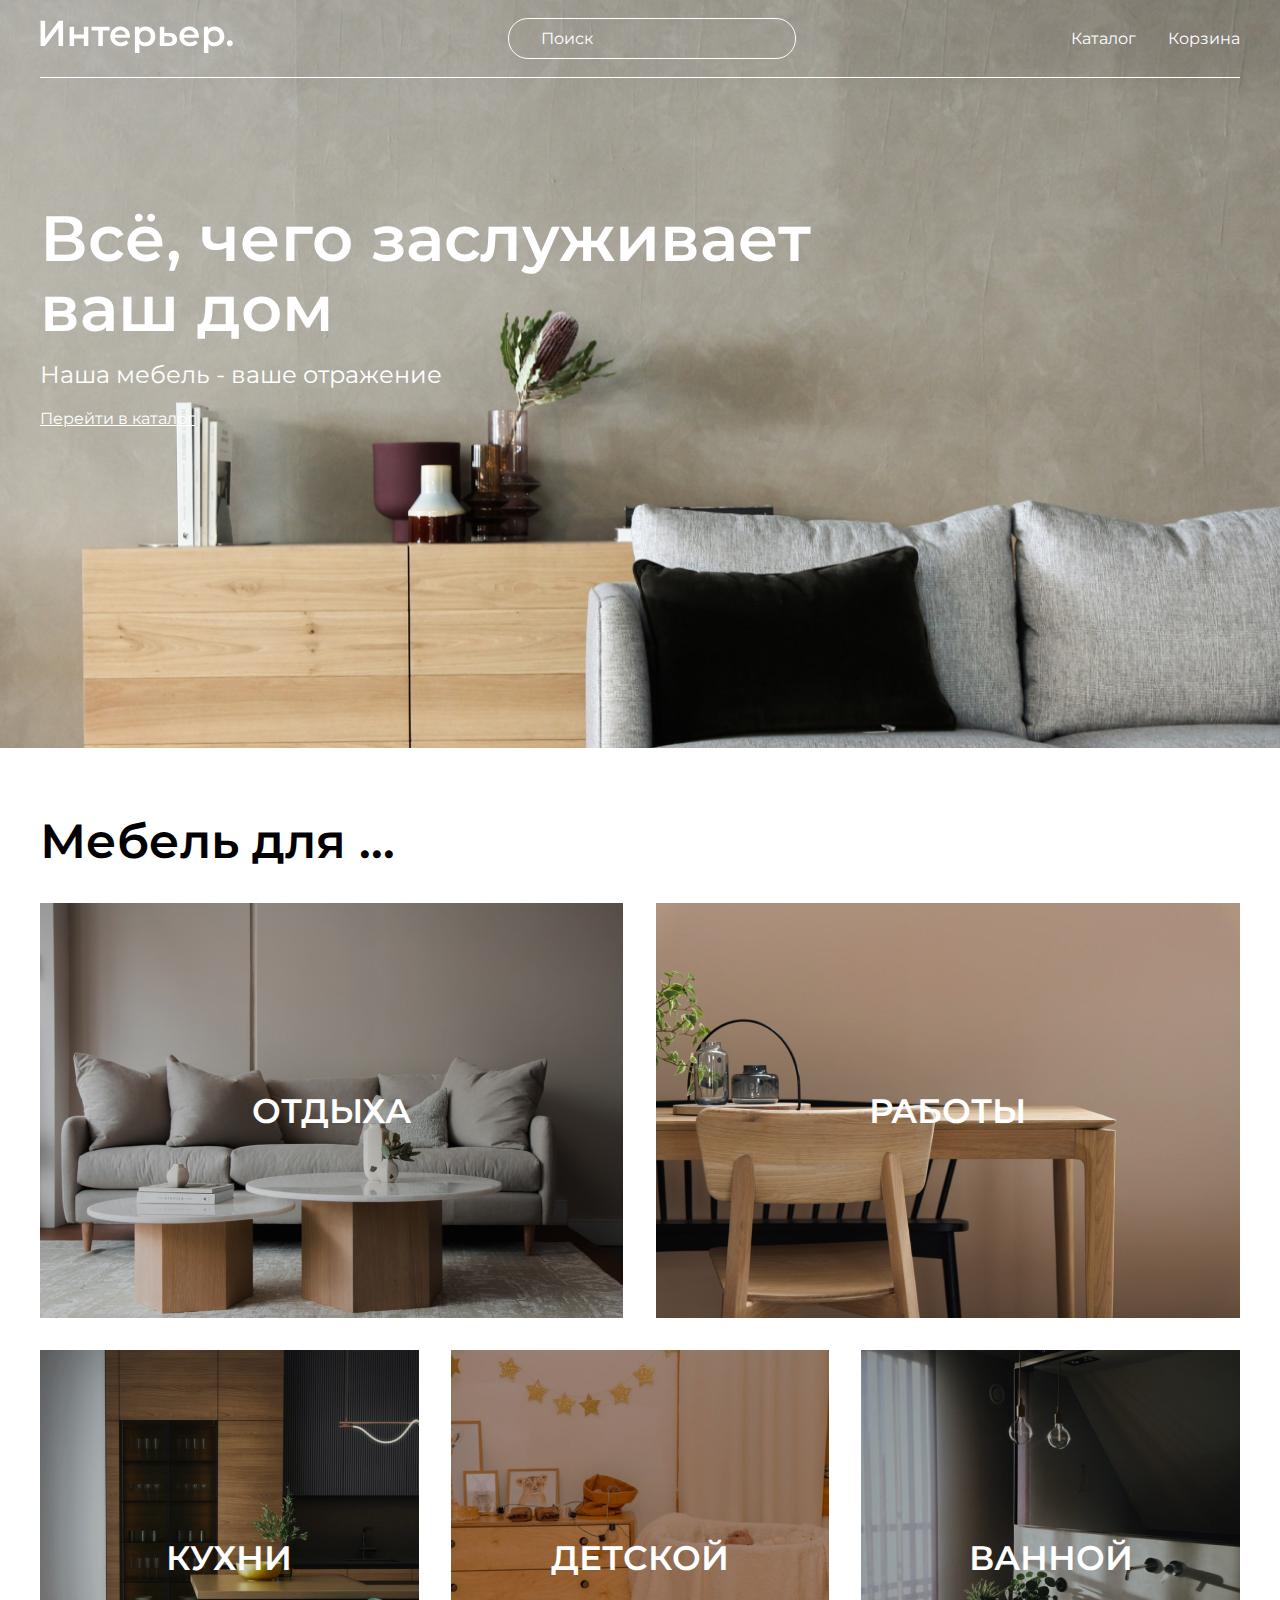
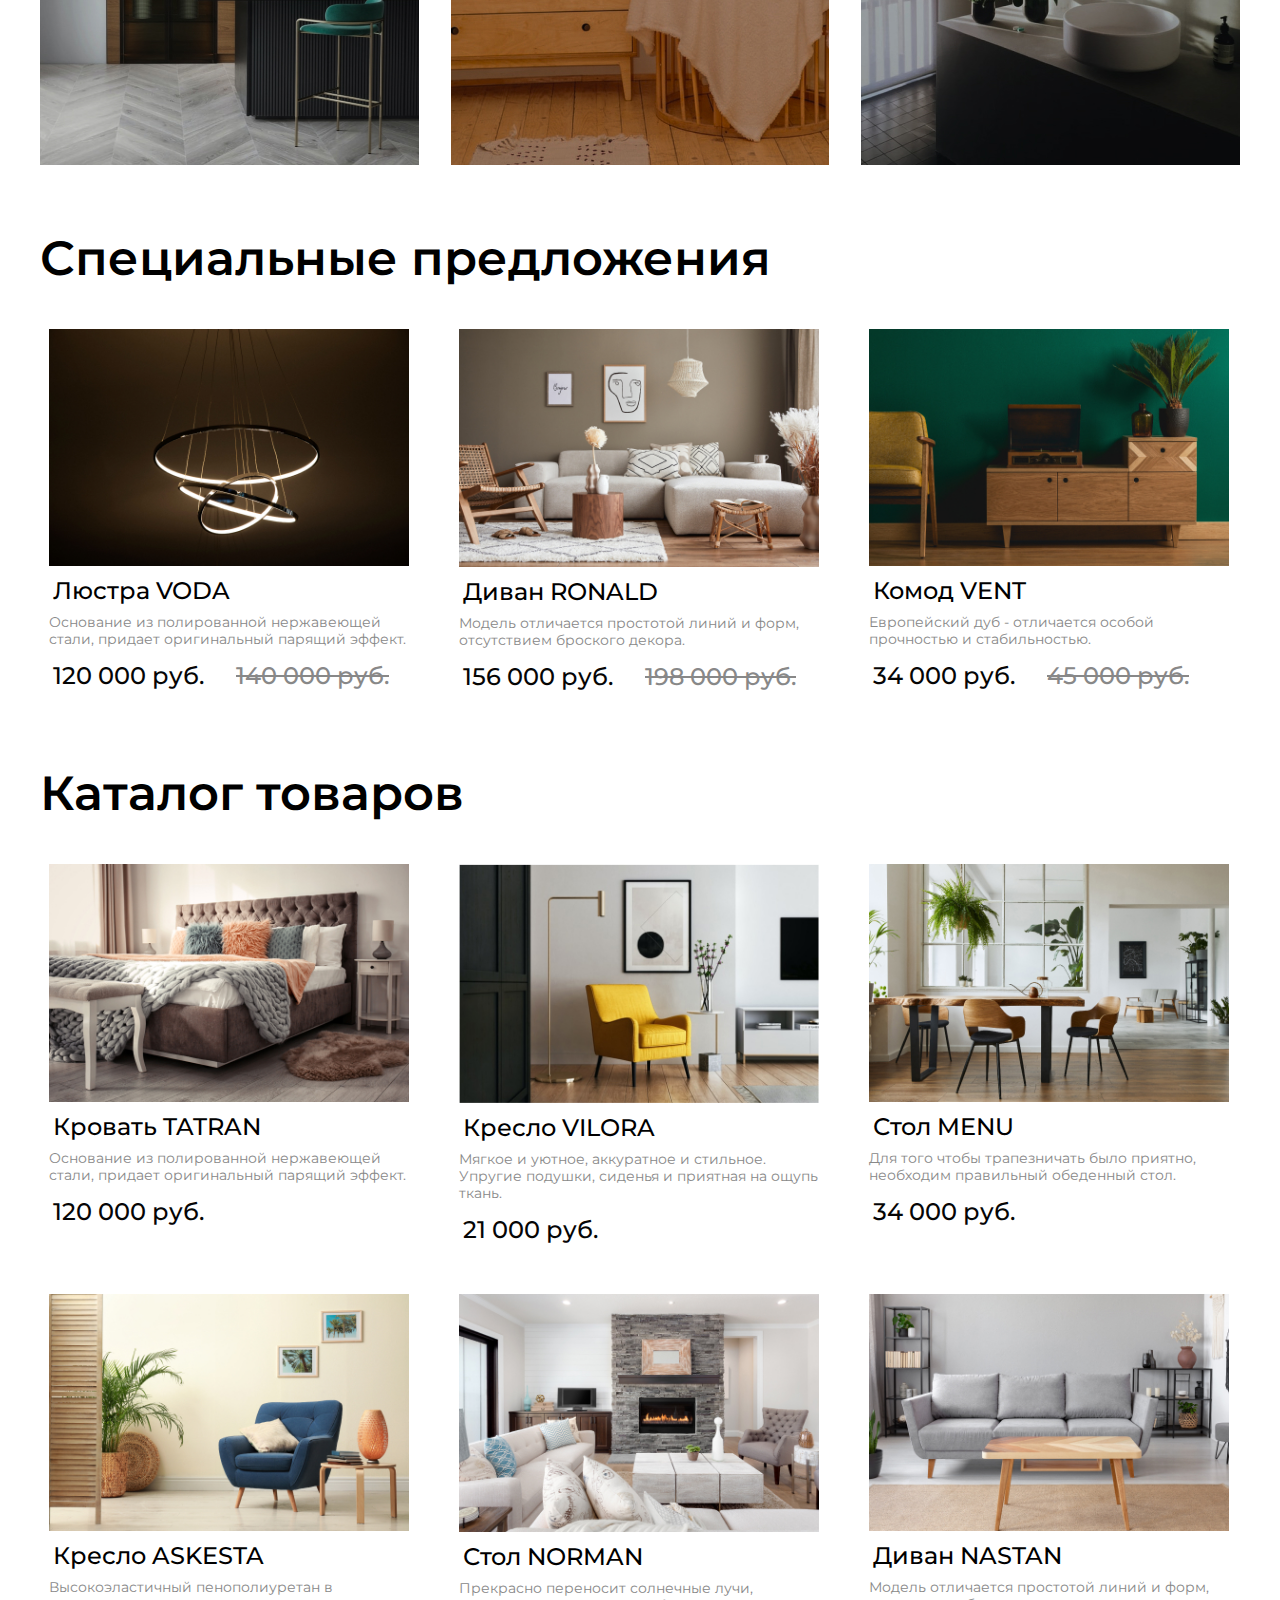
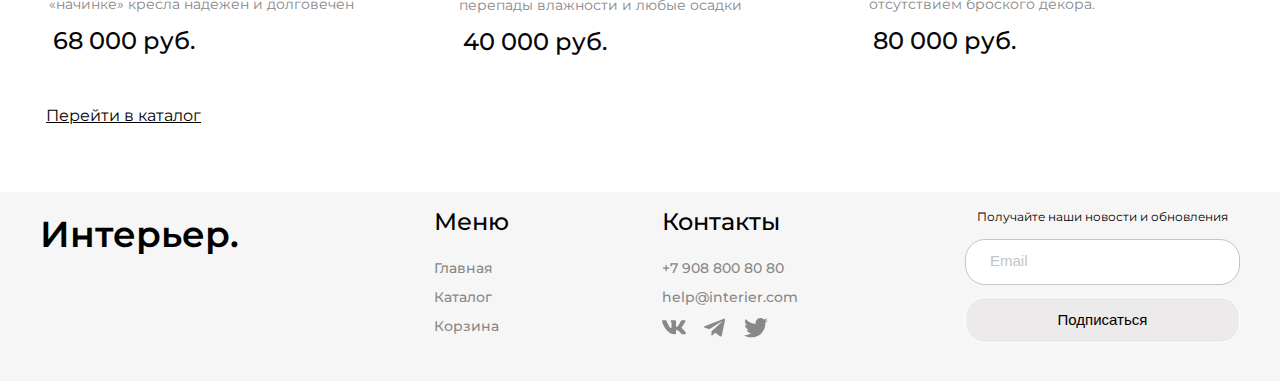
<file: index.html>
<!DOCTYPE html>
<html lang="ru">

<head>
    <meta charset="UTF-8">
    <meta name="viewport" content="width=device-width, initial-scale=1.0">
    <title>Онлайн-магазин мебели. Интерьер.</title>
    <link rel="preconnect" href="https://fonts.googleapis.com">
    <link rel="preconnect" href="https://fonts.gstatic.com" crossorigin>
    <link href="https://fonts.googleapis.com/css2?family=Montserrat:wght@400;500;600&display=swap" rel="stylesheet">
    <link rel="stylesheet" href="style.css">
</head>

<body>
    <div class="top center">
        <header class="header">
            <div class="header_items">
                <a href="index.html"><img class="logo_top" src="./img/svg/logo.svg" alt="logo"></a>
                <form action="#">
                    <input class="header_input" placeholder="Поиск" type="text">
                </form>
                <nav class="menu_links">
                    <a class="link-nav" href="catalog.html">Каталог</a>
                    <a class="link-nav" href="cart.html">Корзина</a>
                </nav>
                <div class="menu-mobile">
                    <a href="#"><svg width="20" height="19" viewBox="0 0 20 19" fill="none" xmlns="http://www.w3.org/2000/svg">
                        <g clip-path="url(#clip0_310_614)">
                        <path d="M5.7515 2.99141C4.59282 4.14838 3.91891 5.70363 3.86709 7.34023C3.81528 8.97682 4.38946 10.5716 5.47264 11.7995C6.55581 13.0275 8.06645 13.7962 9.69672 13.9491C11.2973 14.0991 12.8949 13.6444 14.1757 12.6766L17.5069 16.0085L17.5069 16.0085C17.5897 16.0914 17.6881 16.1571 17.7963 16.2019C17.9046 16.2468 18.0206 16.2698 18.1377 16.2698C18.2549 16.2698 18.3709 16.2468 18.4791 16.2019C18.5873 16.1571 18.6857 16.0914 18.7685 16.0085C18.8514 15.9257 18.9171 15.8274 18.9619 15.7191C19.0068 15.6109 19.0298 15.4949 19.0298 15.3777C19.0298 15.2606 19.0068 15.1446 18.9619 15.0363C18.9171 14.9281 18.8514 14.8298 18.7685 14.7469L18.7685 14.7469L15.4368 11.416C16.4021 10.135 16.8547 8.53846 16.7038 6.93943C16.5501 5.31054 15.7816 3.80139 14.5547 2.719C13.3277 1.63662 11.7345 1.06232 10.0992 1.11292C8.46381 1.16352 6.90917 1.83523 5.7515 2.99141ZM5.7515 2.99141L5.82216 3.06217L5.7515 2.99141ZM13.5895 4.25366C14.0271 4.68416 14.3751 5.19703 14.6135 5.76269C14.8518 6.32835 14.9758 6.93561 14.9783 7.54944C14.9808 8.16327 14.8618 8.77152 14.628 9.3391C14.3943 9.90669 14.0505 10.4224 13.6164 10.8564C13.1824 11.2905 12.6667 11.6343 12.0991 11.868C11.5315 12.1018 10.9233 12.2208 10.3094 12.2183C9.6956 12.2158 9.08834 12.0918 8.52268 11.8535C7.95702 11.6151 7.44415 11.2671 7.01365 10.8295C6.15334 9.95509 5.67341 8.77613 5.6784 7.54944C5.6834 6.32275 6.17291 5.14773 7.04032 4.28033C7.90772 3.41292 9.08274 2.92341 10.3094 2.91841C11.5361 2.91342 12.7151 3.39335 13.5895 4.25366Z" fill="white" stroke="white" stroke-width="0.2"/>
                        </g>
                        <defs>
                        <clipPath id="clip0_310_614">
                        <rect width="19" height="19" fill="white" transform="translate(0.800537)"/>
                        </clipPath>
                        </defs>
                        </svg>
                    </a>
                    <a href="catalog.html"><svg width="20" height="21" viewBox="0 0 20 21" fill="none" xmlns="http://www.w3.org/2000/svg">
                        <rect x="0.800537" y="0.900024" width="4.57143" height="4.57143" fill="white"/>
                        <rect x="0.800537" y="8.21436" width="4.57143" height="4.57143" fill="white"/>
                        <rect x="0.800537" y="15.5286" width="4.57143" height="4.57143" fill="white"/>
                        <rect x="8.11401" y="8.21436" width="4.57143" height="4.57143" fill="white"/>
                        <rect x="8.11401" y="15.5286" width="4.57143" height="4.57143" fill="white"/>
                        <rect x="8.11401" y="0.900024" width="4.57143" height="4.57143" fill="white"/>
                        <rect x="15.4285" y="8.21436" width="4.57143" height="4.57143" fill="white"/>
                        <rect x="15.4285" y="15.5286" width="4.57143" height="4.57143" fill="white"/>
                        <rect x="15.4285" y="0.900024" width="4.57143" height="4.57143" fill="white"/>
                        </svg>
                    </a>
                    <a href="cart.html"><svg width="25" height="25" viewBox="0 0 25 25" fill="none" xmlns="http://www.w3.org/2000/svg">
                        <path d="M14.5834 20.8333C15.1359 20.8333 15.6658 20.6138 16.0566 20.2231C16.4473 19.8324 16.6667 19.3025 16.6667 18.75C16.6667 18.1974 16.4473 17.6675 16.0566 17.2768C15.6658 16.8861 15.1359 16.6666 14.5834 16.6666C14.0309 16.6666 13.501 16.8861 13.1103 17.2768C12.7196 17.6675 12.5001 18.1974 12.5001 18.75C12.5001 19.3025 12.7196 19.8324 13.1103 20.2231C13.501 20.6138 14.0309 20.8333 14.5834 20.8333ZM7.29174 20.8333C7.84428 20.8333 8.37418 20.6138 8.76488 20.2231C9.15558 19.8324 9.37508 19.3025 9.37508 18.75C9.37508 18.1974 9.15558 17.6675 8.76488 17.2768C8.37418 16.8861 7.84428 16.6666 7.29174 16.6666C6.73921 16.6666 6.20931 16.8861 5.81861 17.2768C5.4279 17.6675 5.20841 18.1974 5.20841 18.75C5.20841 19.3025 5.4279 19.8324 5.81861 20.2231C6.20931 20.6138 6.73921 20.8333 7.29174 20.8333ZM20.873 6.16975C21.133 6.16136 21.3796 6.05217 21.5606 5.86525C21.7416 5.67834 21.8428 5.42836 21.8428 5.16819C21.8428 4.90801 21.7416 4.65804 21.5606 4.47112C21.3796 4.28421 21.133 4.17501 20.873 4.16663H19.674C18.7345 4.16663 17.922 4.81871 17.7178 5.73538L16.4126 11.6125C16.2084 12.5291 15.3959 13.1812 14.4563 13.1812H6.63133L5.12924 7.17079H14.8636C15.1212 7.15904 15.3644 7.04844 15.5425 6.86199C15.7206 6.67555 15.82 6.42761 15.82 6.16975C15.82 5.91189 15.7206 5.66395 15.5425 5.47751C15.3644 5.29106 15.1212 5.18046 14.8636 5.16871H5.12924C4.82473 5.16862 4.5242 5.23796 4.25051 5.37145C3.97682 5.50495 3.73716 5.69909 3.54976 5.93911C3.36236 6.17913 3.23215 6.45872 3.16903 6.75662C3.10591 7.05452 3.11154 7.36289 3.1855 7.65829L4.68758 13.6666C4.79586 14.1002 5.046 14.485 5.39821 14.7601C5.75042 15.0351 6.18447 15.1844 6.63133 15.1843H14.4563C15.368 15.1845 16.2524 14.8736 16.9636 14.3032C17.6748 13.7327 18.1701 12.9368 18.3678 12.0468L19.674 6.16975H20.873Z" fill="white"/>
                        </svg>
                    </a>   
                </div>
            </div>
        </header>        
        <section class="heading_text">
            <h1 class="top_text">Всё, чего заслуживает ваш дом</h1>
            <p class="par1">Наша мебель - ваше отражение</p>
            <a class="catalog" href="catalog.html">Перейти в каталог</a>
        </section>
    </div>

    <div class="for-box center">
        <h2 class="heading">Мебель для ...</h2>
        <div class="for">
            <div class="for_item for_item_big for_item1">ОТДЫХА</div>
            <div class="for_item for_item_big for_item2">РАБОТЫ</div>
            <div class="for_item for_item3">КУХНИ</div>
            <div class="for_item for_item4">ДЕТСКОЙ</div>
            <div class="for_item for_item5">ВАННОЙ</div>
        </div>
    </div>

    <div class="product-box center">       
        <h2 class="sp">Специальные предложения</h2>
        <div class="product-content">
            <div class="product">
                <img src="./img/voda.jpg" alt="voda" >
                <h3>Люстра VODA</h3>
                <p class="describe">Основание из полированной нержавеющей стали, придает оригинальный парящий эффект.</p>
                <div class="product-box-price">
                    <span class="price">120 000 руб.</span>
                    <span class="price01">140 000 руб.</span>
                </div>
            </div>

            <div class="product">
                <img src="./img/ronald.jpg" alt="ronald" >
                <h3>Диван RONALD</h3>
                <p class="describe">Модель отличается простотой линий и форм, отсутствием броского декора.</p>
                <div class="product-box-price">
                    <span class="price">156 000 руб.</span>
                    <span class="price01">198 000 руб.</span>
                </div>
            </div>

            <div class="product">
                <img src="./img/vent.jpg" alt="vent" >
                <h3>Комод VENT</h3>
                <p class="describe">Европейский дуб - отличается особой прочностью и стабильностью.</p>
                <div class="product-box-price">
                    <span class="price">34 000 руб.</span>
                    <span class="price01">45 000 руб.</span>
                </div>
            </div>
        </div>

    </div> 

    <div class="product-box center"> 
        <h2 class="product_catalog">Каталог товаров</h2>
        <div class="product-content">
            <div class="product">
                <img src="./img/tatran.jpg" alt="tatran" class="product_img">
                <h3>Кровать TATRAN</h3>
                <p class="describe">Основание из полированной нержавеющей стали, придает оригинальный парящий эффект.</p>
                <div class="product-box-price">
                    <span class="price">120 000 руб.</span>
                </div>
            </div>

            <div class="product">
                <img src="./img/product1.jpg" alt="product1" class="product_img">
                <h3>Кресло VILORA</h3>
                <p class="describe">Мягкое и уютное, аккуратное и стильное. Упругие подушки, сиденья и приятная на ощупь ткань.
                </p>
                <div class="product-box-price">
                    <span class="price">21 000 руб.</span>
                </div>
            </div>

            <div class="product">
                <img src="./img/menu.jpg" alt="menu" class="product_img">
                <h3>Стол MENU</h3>
                <p class="describe">Для того чтобы трапезничать было приятно, необходим правильный обеденный стол.</p>
                <div class="product-box-price">
                    <span class="price">34 000 руб.</span>
                </div>
            </div>

            <div class="product">
                <img src="./img/askesta.jpg" alt="askesta" class="product_img">
                <h3>Кресло ASKESTA</h3>
                <p class="describe">Высокоэластичный пенополиуретан в «начинке» кресла надежен и долговечен</p>
                <div class="product-box-price">
                    <span class="price">68 000 руб.</span>
                </div>
            </div>

            <div class="product">
                <img src="./img/norman.jpg" alt="norman" class="product_img">
                <h3>Стол NORMAN</h3>
                <p class="describe">Прекрасно переносит солнечные лучи, перепады влажности и любые осадки</p>
                <div class="product-box-price">
                    <span class="price">40 000 руб.</span>
                </div>
            </div>

            <div class="product">
                <img src="./img/nastan.jpg" alt="nastan" class="product_img">
                <h3>Диван NASTAN</h3>
                <p class="describe">Модель отличается простотой линий и форм, отсутствием броского декора. </p>
                <div class="product-box-price">
                    <span class="price">80 000 руб.</span>
                </div>
            </div>
        </div>

        <a class="catalog_bottom" href="catalog.html">Перейти в каталог</a>
    </div>

    <footer>
        <div class="footer center">
            <div>
                <a class="logo" href="index.html">Интерьер.</a>
            </div>
            
            <div class="footer_nav">
                <div class="footer_menu">
                    <h4>Меню</h4>
                    <a class="podval" href="index.html">Главная</a>
                    <a class="podval" href="catalog.html">Каталог</a>
                    <a class="podval" href="cart.html">Корзина</a>
                </div>

                <div class="contacts">
                    <h4>Контакты</h4>
                    <a class="podval" href="tel:+79088008080">+7 908 800 80 80</a>
                    <a class="podval" href="mailto:help@interier.com">help@interier.com</a>
                    <div class="img_footer">
                        <a class="icon icon1" href="#"><svg xmlns="http://www.w3.org/2000/svg" width="24" height="15" viewBox="0 0 24 15" fill="none">
                            <path fill-rule="evenodd" clip-rule="evenodd" d="M23.45 1.10535C23.616 0.559349 23.45 0.157349 22.655 0.157349H20.03C19.362 0.157349 19.054 0.504349 18.887 0.887349C18.887 0.887349 17.552 4.08335 15.661 6.15935C15.049 6.76135 14.771 6.95235 14.437 6.95235C14.27 6.95235 14.019 6.76135 14.019 6.21435V1.10535C14.019 0.449349 13.835 0.157349 13.279 0.157349H9.151C8.734 0.157349 8.483 0.461349 8.483 0.750349C8.483 1.37135 9.429 1.51535 9.526 3.26335V7.06135C9.526 7.89435 9.373 8.04535 9.039 8.04535C8.149 8.04535 5.984 4.83435 4.699 1.16035C4.45 0.445348 4.198 0.157349 3.527 0.157349H0.9C0.15 0.157349 0 0.504349 0 0.887349C0 1.56935 0.89 4.95735 4.145 9.43835C6.315 12.4983 9.37 14.1573 12.153 14.1573C13.822 14.1573 14.028 13.7893 14.028 13.1543V10.8413C14.028 10.1043 14.186 9.95735 14.715 9.95735C15.105 9.95735 15.772 10.1493 17.33 11.6243C19.11 13.3733 19.403 14.1573 20.405 14.1573H23.03C23.78 14.1573 24.156 13.7893 23.94 13.0613C23.702 12.3373 22.852 11.2863 21.725 10.0393C21.113 9.32935 20.195 8.56435 19.916 8.18135C19.527 7.69035 19.638 7.47135 19.916 7.03435C19.916 7.03435 23.116 2.60835 23.449 1.10535H23.45Z" fill="#888888"/>
                          </svg>
                        </a>
                        <a class="icon" href="#"><svg xmlns="http://www.w3.org/2000/svg" width="21" height="19" viewBox="0 0 21 19" fill="none">
                            <path d="M19.2957 1.03085L0.690684 8.24246C-0.0580144 8.57829 -0.311245 9.25083 0.509724 9.61583L5.28271 11.1405L16.8232 3.97138C17.4533 3.52132 18.0984 3.64133 17.5433 4.13643L7.63159 13.1572L7.32024 16.9748C7.60862 17.5642 8.13666 17.5669 8.47348 17.274L11.2157 14.6658L15.9122 18.2008C17.003 18.85 17.5965 18.4311 17.8312 17.2413L20.9117 2.57948C21.2315 1.11501 20.6861 0.469757 19.2957 1.03085Z" fill="#888888"/>
                          </svg>
                        </a>
                        <a class="icon" href="#"><svg xmlns="http://www.w3.org/2000/svg" width="24" height="20" viewBox="0 0 24 20" fill="none">
                            <path d="M23.7807 2.29536C22.89 2.68933 21.9455 2.94808 20.9783 3.06303C21.9977 2.45336 22.7607 1.49388 23.125 0.363358C22.1683 0.932692 21.1195 1.33169 20.0263 1.54752C19.292 0.761867 18.3188 0.240815 17.2578 0.0653739C16.1968 -0.110068 15.1076 0.0699312 14.1595 0.577387C13.2114 1.08484 12.4575 1.89132 12.015 2.87145C11.5725 3.85158 11.4662 4.95044 11.7127 5.99719C9.77263 5.89996 7.87472 5.3958 6.14217 4.51747C4.40962 3.63913 2.88115 2.40625 1.656 0.898859C1.22234 1.64372 0.994451 2.49046 0.99567 3.35236C0.99567 5.04402 1.85667 6.53853 3.16567 7.41353C2.39101 7.38914 1.63341 7.17994 0.956003 6.80336V6.86403C0.956237 7.99068 1.3461 9.08258 2.05949 9.9546C2.77288 10.8266 3.7659 11.4251 4.87017 11.6485C4.15105 11.8434 3.39703 11.8721 2.66517 11.7325C2.97652 12.7023 3.58334 13.5504 4.40069 14.1582C5.21804 14.7659 6.20499 15.1028 7.22334 15.1217C6.21123 15.9166 5.05238 16.5042 3.81303 16.8509C2.57368 17.1976 1.27815 17.2967 0.00050354 17.1424C2.23082 18.5767 4.82712 19.3382 7.47884 19.3357C16.454 19.3357 21.3622 11.9005 21.3622 5.45236C21.3622 5.24236 21.3563 5.03003 21.347 4.82236C22.3023 4.13189 23.1269 3.27655 23.7818 2.29653L23.7807 2.29536Z" fill="#888888"/>
                          </svg>
                        </a>
                    </div>
                </div>
            </div>
            
            
            <form class="footer_form">
                <p class="subscribe">Получайте наши новости и обновления</p>
                <input class="input_footer" placeholder="Email" type="email">
                <button class="button">Подписаться</button>
            </form>                           

        </div>
    </footer>
</body>

</html>
</file>
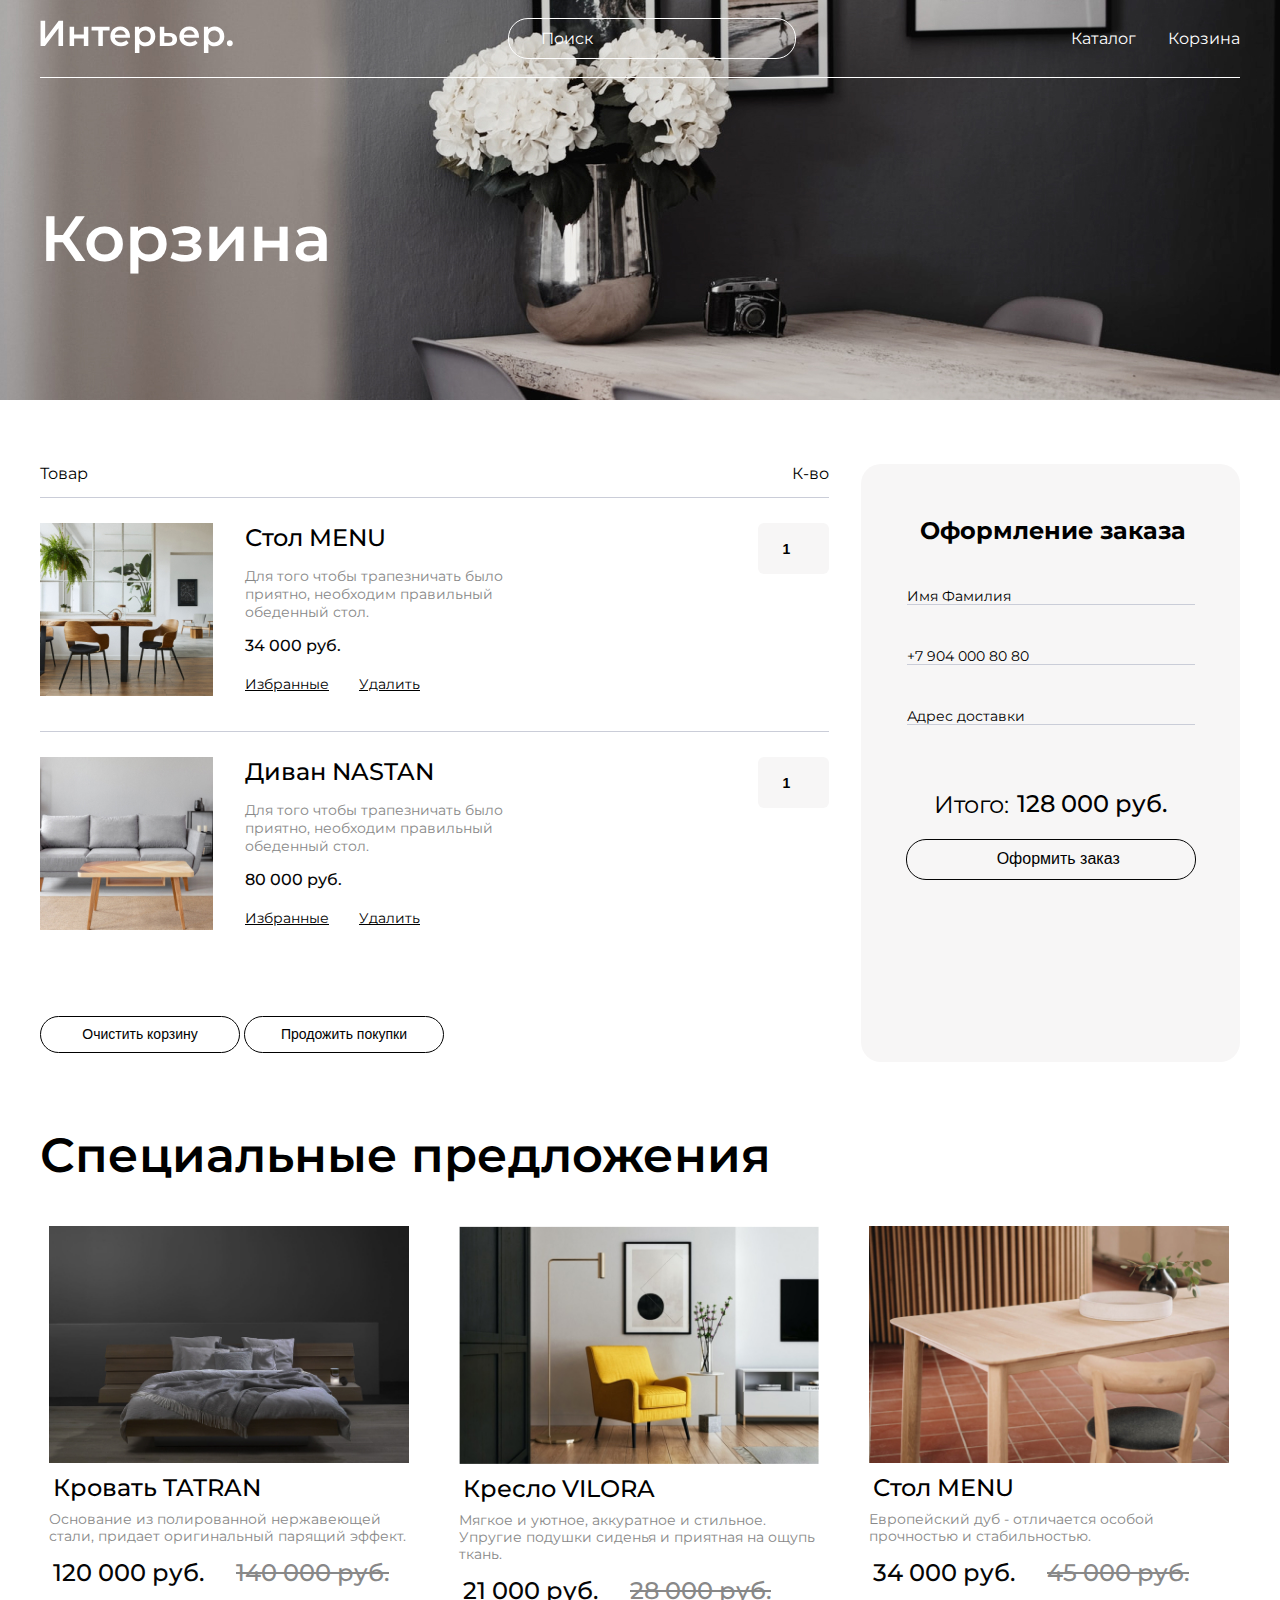
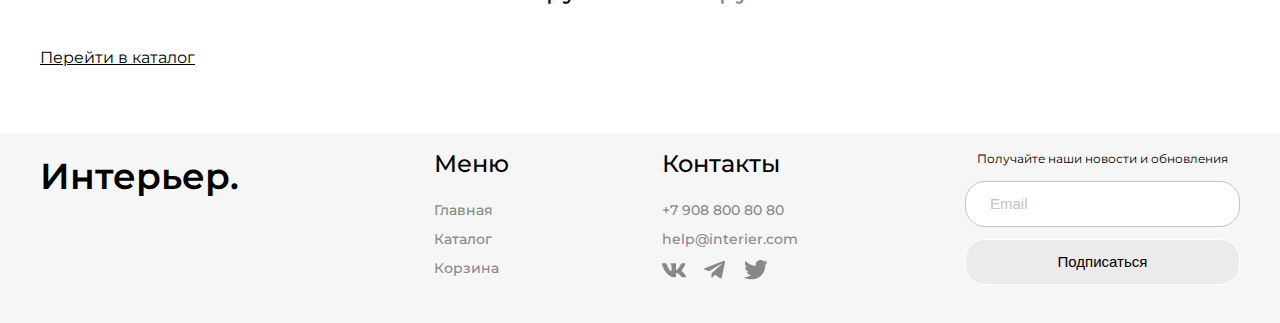
<file: cart.html>
<!DOCTYPE html>
<html lang="ru">
<head>
    <meta charset="UTF-8">
    <meta name="viewport" content="width=device-width, initial-scale=1.0">
    <title>Онлайн-магазин мебели. Интерьер.</title>
    <link rel="preconnect" href="https://fonts.googleapis.com">
    <link rel="preconnect" href="https://fonts.gstatic.com" crossorigin>
    <link href="https://fonts.googleapis.com/css2?family=Montserrat:wght@400;500;600&display=swap" rel="stylesheet">
    <link rel="stylesheet" href="style.css">
</head>
<body>
    <div class="top_cart center">
        <header class="header">
            <div class="header_items">
                <a href="index.html"><img class="logo_top" src="./img/svg/logo.svg" alt="logo"></a>
                <form action="#">
                    <input class="header_input" placeholder="Поиск" type="text">
                </form>
                <nav class="menu_links">
                    <a class="link-nav" href="catalog.html">Каталог</a>
                    <a class="link-nav" href="cart.html">Корзина</a>
                </nav>

                <div class="menu-mobile">
                    <a href="#"><svg width="20" height="19" viewBox="0 0 20 19" fill="none" xmlns="http://www.w3.org/2000/svg">
                        <g clip-path="url(#clip0_310_614)">
                        <path d="M5.7515 2.99141C4.59282 4.14838 3.91891 5.70363 3.86709 7.34023C3.81528 8.97682 4.38946 10.5716 5.47264 11.7995C6.55581 13.0275 8.06645 13.7962 9.69672 13.9491C11.2973 14.0991 12.8949 13.6444 14.1757 12.6766L17.5069 16.0085L17.5069 16.0085C17.5897 16.0914 17.6881 16.1571 17.7963 16.2019C17.9046 16.2468 18.0206 16.2698 18.1377 16.2698C18.2549 16.2698 18.3709 16.2468 18.4791 16.2019C18.5873 16.1571 18.6857 16.0914 18.7685 16.0085C18.8514 15.9257 18.9171 15.8274 18.9619 15.7191C19.0068 15.6109 19.0298 15.4949 19.0298 15.3777C19.0298 15.2606 19.0068 15.1446 18.9619 15.0363C18.9171 14.9281 18.8514 14.8298 18.7685 14.7469L18.7685 14.7469L15.4368 11.416C16.4021 10.135 16.8547 8.53846 16.7038 6.93943C16.5501 5.31054 15.7816 3.80139 14.5547 2.719C13.3277 1.63662 11.7345 1.06232 10.0992 1.11292C8.46381 1.16352 6.90917 1.83523 5.7515 2.99141ZM5.7515 2.99141L5.82216 3.06217L5.7515 2.99141ZM13.5895 4.25366C14.0271 4.68416 14.3751 5.19703 14.6135 5.76269C14.8518 6.32835 14.9758 6.93561 14.9783 7.54944C14.9808 8.16327 14.8618 8.77152 14.628 9.3391C14.3943 9.90669 14.0505 10.4224 13.6164 10.8564C13.1824 11.2905 12.6667 11.6343 12.0991 11.868C11.5315 12.1018 10.9233 12.2208 10.3094 12.2183C9.6956 12.2158 9.08834 12.0918 8.52268 11.8535C7.95702 11.6151 7.44415 11.2671 7.01365 10.8295C6.15334 9.95509 5.67341 8.77613 5.6784 7.54944C5.6834 6.32275 6.17291 5.14773 7.04032 4.28033C7.90772 3.41292 9.08274 2.92341 10.3094 2.91841C11.5361 2.91342 12.7151 3.39335 13.5895 4.25366Z" fill="white" stroke="white" stroke-width="0.2"/>
                        </g>
                        <defs>
                        <clipPath id="clip0_310_614">
                        <rect width="19" height="19" fill="white" transform="translate(0.800537)"/>
                        </clipPath>
                        </defs>
                        </svg>
                    </a>
                    <a href="catalog.html"><svg width="20" height="21" viewBox="0 0 20 21" fill="none" xmlns="http://www.w3.org/2000/svg">
                        <rect x="0.800537" y="0.900024" width="4.57143" height="4.57143" fill="white"/>
                        <rect x="0.800537" y="8.21436" width="4.57143" height="4.57143" fill="white"/>
                        <rect x="0.800537" y="15.5286" width="4.57143" height="4.57143" fill="white"/>
                        <rect x="8.11401" y="8.21436" width="4.57143" height="4.57143" fill="white"/>
                        <rect x="8.11401" y="15.5286" width="4.57143" height="4.57143" fill="white"/>
                        <rect x="8.11401" y="0.900024" width="4.57143" height="4.57143" fill="white"/>
                        <rect x="15.4285" y="8.21436" width="4.57143" height="4.57143" fill="white"/>
                        <rect x="15.4285" y="15.5286" width="4.57143" height="4.57143" fill="white"/>
                        <rect x="15.4285" y="0.900024" width="4.57143" height="4.57143" fill="white"/>
                        </svg>
                    </a>
                    <a href="cart.html"><svg width="25" height="25" viewBox="0 0 25 25" fill="none" xmlns="http://www.w3.org/2000/svg">
                        <path d="M14.5834 20.8333C15.1359 20.8333 15.6658 20.6138 16.0566 20.2231C16.4473 19.8324 16.6667 19.3025 16.6667 18.75C16.6667 18.1974 16.4473 17.6675 16.0566 17.2768C15.6658 16.8861 15.1359 16.6666 14.5834 16.6666C14.0309 16.6666 13.501 16.8861 13.1103 17.2768C12.7196 17.6675 12.5001 18.1974 12.5001 18.75C12.5001 19.3025 12.7196 19.8324 13.1103 20.2231C13.501 20.6138 14.0309 20.8333 14.5834 20.8333ZM7.29174 20.8333C7.84428 20.8333 8.37418 20.6138 8.76488 20.2231C9.15558 19.8324 9.37508 19.3025 9.37508 18.75C9.37508 18.1974 9.15558 17.6675 8.76488 17.2768C8.37418 16.8861 7.84428 16.6666 7.29174 16.6666C6.73921 16.6666 6.20931 16.8861 5.81861 17.2768C5.4279 17.6675 5.20841 18.1974 5.20841 18.75C5.20841 19.3025 5.4279 19.8324 5.81861 20.2231C6.20931 20.6138 6.73921 20.8333 7.29174 20.8333ZM20.873 6.16975C21.133 6.16136 21.3796 6.05217 21.5606 5.86525C21.7416 5.67834 21.8428 5.42836 21.8428 5.16819C21.8428 4.90801 21.7416 4.65804 21.5606 4.47112C21.3796 4.28421 21.133 4.17501 20.873 4.16663H19.674C18.7345 4.16663 17.922 4.81871 17.7178 5.73538L16.4126 11.6125C16.2084 12.5291 15.3959 13.1812 14.4563 13.1812H6.63133L5.12924 7.17079H14.8636C15.1212 7.15904 15.3644 7.04844 15.5425 6.86199C15.7206 6.67555 15.82 6.42761 15.82 6.16975C15.82 5.91189 15.7206 5.66395 15.5425 5.47751C15.3644 5.29106 15.1212 5.18046 14.8636 5.16871H5.12924C4.82473 5.16862 4.5242 5.23796 4.25051 5.37145C3.97682 5.50495 3.73716 5.69909 3.54976 5.93911C3.36236 6.17913 3.23215 6.45872 3.16903 6.75662C3.10591 7.05452 3.11154 7.36289 3.1855 7.65829L4.68758 13.6666C4.79586 14.1002 5.046 14.485 5.39821 14.7601C5.75042 15.0351 6.18447 15.1844 6.63133 15.1843H14.4563C15.368 15.1845 16.2524 14.8736 16.9636 14.3032C17.6748 13.7327 18.1701 12.9368 18.3678 12.0468L19.674 6.16975H20.873Z" fill="white"/>
                        </svg>
                    </a>   
                </div>
            </div>
        </header> 

        <section class="heading_text">
            <h1 class="top_text">Корзина</h1>
        </section>
    </div>

    <div class="cart center">
       <div class="cart_content">
            <div class="cart_name-box">
                <p class="cart_name-text">Товар</p>
                <p class="cart_name-text">К-во</p>
            </div>
            
            <div class="cart_item cart_item1">
                <div class="cart_left">
                    <img class="cart_left_photo_size" src="./img/cart1.jpg" alt="cart1">
                    <div class="cart_info">
                        <h4 class="cart_item_name">Стол MENU</h4>
                        <p class="cart_item_desc">Для того чтобы трапезничать было приятно, необходим правильный обеденный стол.</p>
                        <p class="cart_item_ptice">34 000 руб.</p>
                        <div class="cart_link-box">
                            <a class="cart_link" href="#">Избранные</a>
                            <a class="cart_link" href="#">Удалить</a>
                        </div>
                    </div>
                </div>
                <input class="cart_input" type="number" value="1" min="1">
            </div>
            <div class="cart_item">
                <div class="cart_left">
                    <img class="cart_left_photo_size" src="./img/cart2.jpg" alt="cart1">
                    <div class="cart_info">
                        <h4 class="cart_item_name">Диван NASTAN</h4>
                        <p class="cart_item_desc">Для того чтобы трапезничать было приятно, необходим правильный обеденный стол.</p>
                        <p class="cart_item_ptice">80 000 руб.</p>
                        <div class="cart_link-box">
                            <a class="cart_link" href="#">Избранные</a>
                            <a class="cart_link" href="#">Удалить</a>
                        </div>
                    </div>
                </div>
                <input class="cart_input" type="number" value="1" min="1">
            </div>

            <div class="button_bottom_div">
                <button class="button_bottom-right">Очистить корзину</button>
                <button class="button_bottom-right button_bottom-right1">Продожить покупки</button>
            </div>
       </div> 

       <div class="cart_form">
            <h3 class="order">Оформление заказа</h3>

            <div class="fields">
                <input class="field field1" type="text" placeholder="Имя Фамилия">
                <input class="field field2" type="tel" placeholder="+7 904 000 80 80">
                <input class="field field3" type="text" placeholder="Адрес доставки">
            </div>

            <div class="itog">
                <p>Итого:</p>
                <p>128 000 руб.</p>
            </div>
            <button class="to_order">
                Оформить заказ
            </button>
       </div>
    </div>

    <div class="product-box product-box-cart center">       
        <h2>Специальные предложения</h2>
        <div class="product-content">
            <div class="product">
                <img src="./img/tatran2.jpg" alt="TATRAN" >
                <h3>Кровать TATRAN</h3>
                <p class="describe">Основание из полированной нержавеющей стали, придает оригинальный парящий эффект.</p>
                <div class="product-box-price">
                    <span class="price">120 000 руб.</span>
                    <span class="price01">140 000 руб.</span>
                </div>
            </div>

            <div class="product">
                <img src="./img/product1.jpg" alt="VILORA" >
                <h3>Кресло VILORA</h3>
                <p class="describe">Мягкое и уютное, аккуратное и стильное. Упругие подушки сиденья и приятная на ощупь ткань.</p>
                <div class="product-box-price">
                    <span class="price">21 000 руб.</span>
                    <span class="price01">28 000 руб.</span>
                </div>
            </div>

            <div class="product">
                <img src="./img/menu3.jpg" alt="MENU" >
                <h3>Стол MENU</h3>
                <p class="describe">Европейский дуб - отличается особой прочностью и стабильностью.</p>
                <div class="product-box-price">
                    <span class="price">34 000 руб.</span>
                    <span class="price01">45 000 руб.</span>
                </div>
            </div>
            
            <div class="catalog_cart_button-div">
                <a class="catalog_cart_button" href="catalog.html">Перейти в каталог</a>
                <a class="catalog_cart_button catalog_cart_button1" href="catalog.html">Показать еще</a>
            </div>
        </div>

    </div> 

    <footer>
        <div class="footer center">
            <div>
                <a class="logo" href="index.html">Интерьер.</a>
            </div>
            
            <div class="footer_nav">
                <div class="footer_menu">
                    <h4>Меню</h4>
                    <a class="podval" href="index.html">Главная</a>
                    <a class="podval" href="catalog.html">Каталог</a>
                    <a class="podval" href="cart.html">Корзина</a>
                </div>
                
                <div class="contacts">
                    <h4>Контакты</h4>
                    <a class="podval" href="tel:+79088008080">+7 908 800 80 80</a>
                    <a class="podval" href="mailto:help@interier.com">help@interier.com</a>
                    <div class="img_footer">
                        <a class="icon icon1" href="#"><svg xmlns="http://www.w3.org/2000/svg" width="24" height="15" viewBox="0 0 24 15" fill="none">
                            <path fill-rule="evenodd" clip-rule="evenodd" d="M23.45 1.10535C23.616 0.559349 23.45 0.157349 22.655 0.157349H20.03C19.362 0.157349 19.054 0.504349 18.887 0.887349C18.887 0.887349 17.552 4.08335 15.661 6.15935C15.049 6.76135 14.771 6.95235 14.437 6.95235C14.27 6.95235 14.019 6.76135 14.019 6.21435V1.10535C14.019 0.449349 13.835 0.157349 13.279 0.157349H9.151C8.734 0.157349 8.483 0.461349 8.483 0.750349C8.483 1.37135 9.429 1.51535 9.526 3.26335V7.06135C9.526 7.89435 9.373 8.04535 9.039 8.04535C8.149 8.04535 5.984 4.83435 4.699 1.16035C4.45 0.445348 4.198 0.157349 3.527 0.157349H0.9C0.15 0.157349 0 0.504349 0 0.887349C0 1.56935 0.89 4.95735 4.145 9.43835C6.315 12.4983 9.37 14.1573 12.153 14.1573C13.822 14.1573 14.028 13.7893 14.028 13.1543V10.8413C14.028 10.1043 14.186 9.95735 14.715 9.95735C15.105 9.95735 15.772 10.1493 17.33 11.6243C19.11 13.3733 19.403 14.1573 20.405 14.1573H23.03C23.78 14.1573 24.156 13.7893 23.94 13.0613C23.702 12.3373 22.852 11.2863 21.725 10.0393C21.113 9.32935 20.195 8.56435 19.916 8.18135C19.527 7.69035 19.638 7.47135 19.916 7.03435C19.916 7.03435 23.116 2.60835 23.449 1.10535H23.45Z" fill="#888888"/>
                          </svg>
                        </a>
                        <a class="icon" href="#"><svg xmlns="http://www.w3.org/2000/svg" width="21" height="19" viewBox="0 0 21 19" fill="none">
                            <path d="M19.2957 1.03085L0.690684 8.24246C-0.0580144 8.57829 -0.311245 9.25083 0.509724 9.61583L5.28271 11.1405L16.8232 3.97138C17.4533 3.52132 18.0984 3.64133 17.5433 4.13643L7.63159 13.1572L7.32024 16.9748C7.60862 17.5642 8.13666 17.5669 8.47348 17.274L11.2157 14.6658L15.9122 18.2008C17.003 18.85 17.5965 18.4311 17.8312 17.2413L20.9117 2.57948C21.2315 1.11501 20.6861 0.469757 19.2957 1.03085Z" fill="#888888"/>
                          </svg>
                        </a>
                        <a class="icon" href="#"><svg xmlns="http://www.w3.org/2000/svg" width="24" height="20" viewBox="0 0 24 20" fill="none">
                            <path d="M23.7807 2.29536C22.89 2.68933 21.9455 2.94808 20.9783 3.06303C21.9977 2.45336 22.7607 1.49388 23.125 0.363358C22.1683 0.932692 21.1195 1.33169 20.0263 1.54752C19.292 0.761867 18.3188 0.240815 17.2578 0.0653739C16.1968 -0.110068 15.1076 0.0699312 14.1595 0.577387C13.2114 1.08484 12.4575 1.89132 12.015 2.87145C11.5725 3.85158 11.4662 4.95044 11.7127 5.99719C9.77263 5.89996 7.87472 5.3958 6.14217 4.51747C4.40962 3.63913 2.88115 2.40625 1.656 0.898859C1.22234 1.64372 0.994451 2.49046 0.99567 3.35236C0.99567 5.04402 1.85667 6.53853 3.16567 7.41353C2.39101 7.38914 1.63341 7.17994 0.956003 6.80336V6.86403C0.956237 7.99068 1.3461 9.08258 2.05949 9.9546C2.77288 10.8266 3.7659 11.4251 4.87017 11.6485C4.15105 11.8434 3.39703 11.8721 2.66517 11.7325C2.97652 12.7023 3.58334 13.5504 4.40069 14.1582C5.21804 14.7659 6.20499 15.1028 7.22334 15.1217C6.21123 15.9166 5.05238 16.5042 3.81303 16.8509C2.57368 17.1976 1.27815 17.2967 0.00050354 17.1424C2.23082 18.5767 4.82712 19.3382 7.47884 19.3357C16.454 19.3357 21.3622 11.9005 21.3622 5.45236C21.3622 5.24236 21.3563 5.03003 21.347 4.82236C22.3023 4.13189 23.1269 3.27655 23.7818 2.29653L23.7807 2.29536Z" fill="#888888"/>
                          </svg>
                        </a>
                    </div>
                </div>
            </div>
            
            
            <form class="footer_form">
                <p class="subscribe">Получайте наши новости и обновления</p>
                <input class="input_footer" placeholder="Email" type="email">
                <button class="button">Подписаться</button>
            </form>                          

        </div>
    </footer>
</body>
</html>
</file>
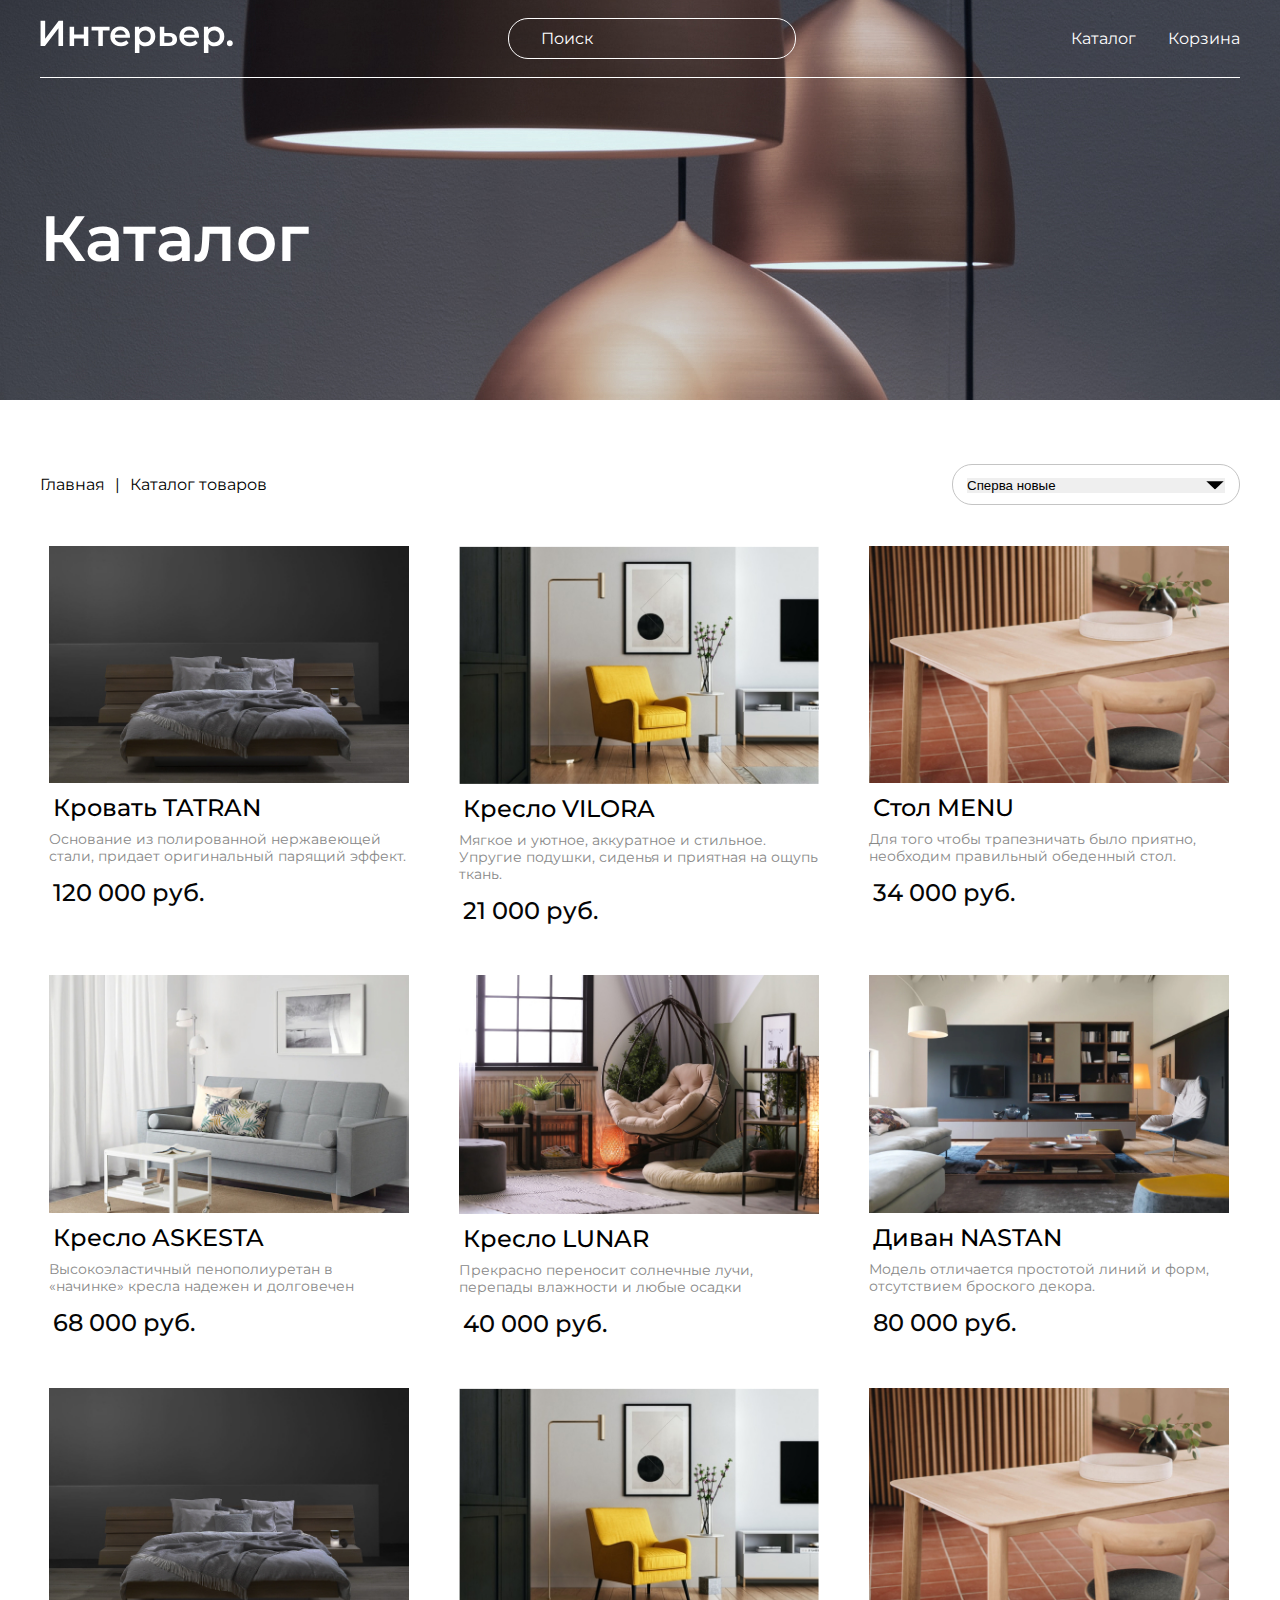
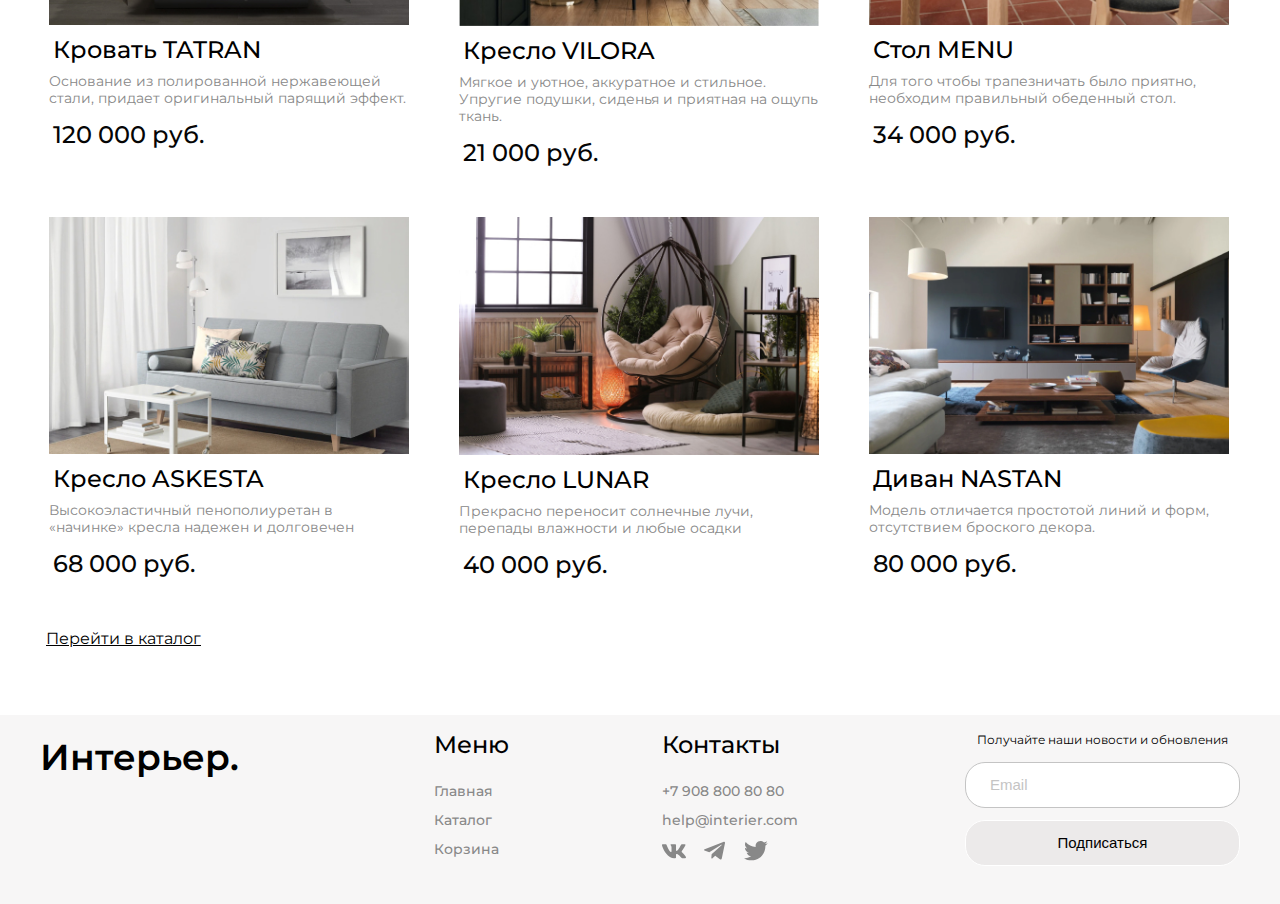
<file: catalog.html>
<!DOCTYPE html>
<html lang="ru">
<head>
    <meta charset="UTF-8">
    <meta name="viewport" content="width=device-width, initial-scale=1.0">
    <title>Онлайн-магазин мебели. Интерьер.</title>
    <link rel="preconnect" href="https://fonts.googleapis.com">
    <link rel="preconnect" href="https://fonts.gstatic.com" crossorigin>
    <link href="https://fonts.googleapis.com/css2?family=Montserrat:wght@400;500;600&display=swap" rel="stylesheet">
    <link rel="stylesheet" href="style.css">
</head>
<body>
    <div class="top_catalog center">
        <header class="header">
            <div class="header_items">    
                <a href="index.html"><img class="logo_top" src="./img/svg/logo.svg" alt="logo"></a>
                <form action="#">
                    <input class="header_input" placeholder="Поиск" type="text">
                </form>
                <nav class="menu_links">
                    <a class="link-nav" href="catalog.html">Каталог</a>
                    <a class="link-nav" href="cart.html">Корзина</a>
                </nav>
                <div class="menu-mobile">
                    <a href="#"><svg width="20" height="19" viewBox="0 0 20 19" fill="none" xmlns="http://www.w3.org/2000/svg">
                        <g clip-path="url(#clip0_310_614)">
                        <path d="M5.7515 2.99141C4.59282 4.14838 3.91891 5.70363 3.86709 7.34023C3.81528 8.97682 4.38946 10.5716 5.47264 11.7995C6.55581 13.0275 8.06645 13.7962 9.69672 13.9491C11.2973 14.0991 12.8949 13.6444 14.1757 12.6766L17.5069 16.0085L17.5069 16.0085C17.5897 16.0914 17.6881 16.1571 17.7963 16.2019C17.9046 16.2468 18.0206 16.2698 18.1377 16.2698C18.2549 16.2698 18.3709 16.2468 18.4791 16.2019C18.5873 16.1571 18.6857 16.0914 18.7685 16.0085C18.8514 15.9257 18.9171 15.8274 18.9619 15.7191C19.0068 15.6109 19.0298 15.4949 19.0298 15.3777C19.0298 15.2606 19.0068 15.1446 18.9619 15.0363C18.9171 14.9281 18.8514 14.8298 18.7685 14.7469L18.7685 14.7469L15.4368 11.416C16.4021 10.135 16.8547 8.53846 16.7038 6.93943C16.5501 5.31054 15.7816 3.80139 14.5547 2.719C13.3277 1.63662 11.7345 1.06232 10.0992 1.11292C8.46381 1.16352 6.90917 1.83523 5.7515 2.99141ZM5.7515 2.99141L5.82216 3.06217L5.7515 2.99141ZM13.5895 4.25366C14.0271 4.68416 14.3751 5.19703 14.6135 5.76269C14.8518 6.32835 14.9758 6.93561 14.9783 7.54944C14.9808 8.16327 14.8618 8.77152 14.628 9.3391C14.3943 9.90669 14.0505 10.4224 13.6164 10.8564C13.1824 11.2905 12.6667 11.6343 12.0991 11.868C11.5315 12.1018 10.9233 12.2208 10.3094 12.2183C9.6956 12.2158 9.08834 12.0918 8.52268 11.8535C7.95702 11.6151 7.44415 11.2671 7.01365 10.8295C6.15334 9.95509 5.67341 8.77613 5.6784 7.54944C5.6834 6.32275 6.17291 5.14773 7.04032 4.28033C7.90772 3.41292 9.08274 2.92341 10.3094 2.91841C11.5361 2.91342 12.7151 3.39335 13.5895 4.25366Z" fill="white" stroke="white" stroke-width="0.2"/>
                        </g>
                        <defs>
                        <clipPath id="clip0_310_614">
                        <rect width="19" height="19" fill="white" transform="translate(0.800537)"/>
                        </clipPath>
                        </defs>
                        </svg>
                    </a>
                    <a href="catalog.html"><svg width="20" height="21" viewBox="0 0 20 21" fill="none" xmlns="http://www.w3.org/2000/svg">
                        <rect x="0.800537" y="0.900024" width="4.57143" height="4.57143" fill="white"/>
                        <rect x="0.800537" y="8.21436" width="4.57143" height="4.57143" fill="white"/>
                        <rect x="0.800537" y="15.5286" width="4.57143" height="4.57143" fill="white"/>
                        <rect x="8.11401" y="8.21436" width="4.57143" height="4.57143" fill="white"/>
                        <rect x="8.11401" y="15.5286" width="4.57143" height="4.57143" fill="white"/>
                        <rect x="8.11401" y="0.900024" width="4.57143" height="4.57143" fill="white"/>
                        <rect x="15.4285" y="8.21436" width="4.57143" height="4.57143" fill="white"/>
                        <rect x="15.4285" y="15.5286" width="4.57143" height="4.57143" fill="white"/>
                        <rect x="15.4285" y="0.900024" width="4.57143" height="4.57143" fill="white"/>
                        </svg>
                    </a>
                    <a href="cart.html"><svg width="25" height="25" viewBox="0 0 25 25" fill="none" xmlns="http://www.w3.org/2000/svg">
                        <path d="M14.5834 20.8333C15.1359 20.8333 15.6658 20.6138 16.0566 20.2231C16.4473 19.8324 16.6667 19.3025 16.6667 18.75C16.6667 18.1974 16.4473 17.6675 16.0566 17.2768C15.6658 16.8861 15.1359 16.6666 14.5834 16.6666C14.0309 16.6666 13.501 16.8861 13.1103 17.2768C12.7196 17.6675 12.5001 18.1974 12.5001 18.75C12.5001 19.3025 12.7196 19.8324 13.1103 20.2231C13.501 20.6138 14.0309 20.8333 14.5834 20.8333ZM7.29174 20.8333C7.84428 20.8333 8.37418 20.6138 8.76488 20.2231C9.15558 19.8324 9.37508 19.3025 9.37508 18.75C9.37508 18.1974 9.15558 17.6675 8.76488 17.2768C8.37418 16.8861 7.84428 16.6666 7.29174 16.6666C6.73921 16.6666 6.20931 16.8861 5.81861 17.2768C5.4279 17.6675 5.20841 18.1974 5.20841 18.75C5.20841 19.3025 5.4279 19.8324 5.81861 20.2231C6.20931 20.6138 6.73921 20.8333 7.29174 20.8333ZM20.873 6.16975C21.133 6.16136 21.3796 6.05217 21.5606 5.86525C21.7416 5.67834 21.8428 5.42836 21.8428 5.16819C21.8428 4.90801 21.7416 4.65804 21.5606 4.47112C21.3796 4.28421 21.133 4.17501 20.873 4.16663H19.674C18.7345 4.16663 17.922 4.81871 17.7178 5.73538L16.4126 11.6125C16.2084 12.5291 15.3959 13.1812 14.4563 13.1812H6.63133L5.12924 7.17079H14.8636C15.1212 7.15904 15.3644 7.04844 15.5425 6.86199C15.7206 6.67555 15.82 6.42761 15.82 6.16975C15.82 5.91189 15.7206 5.66395 15.5425 5.47751C15.3644 5.29106 15.1212 5.18046 14.8636 5.16871H5.12924C4.82473 5.16862 4.5242 5.23796 4.25051 5.37145C3.97682 5.50495 3.73716 5.69909 3.54976 5.93911C3.36236 6.17913 3.23215 6.45872 3.16903 6.75662C3.10591 7.05452 3.11154 7.36289 3.1855 7.65829L4.68758 13.6666C4.79586 14.1002 5.046 14.485 5.39821 14.7601C5.75042 15.0351 6.18447 15.1844 6.63133 15.1843H14.4563C15.368 15.1845 16.2524 14.8736 16.9636 14.3032C17.6748 13.7327 18.1701 12.9368 18.3678 12.0468L19.674 6.16975H20.873Z" fill="white"/>
                        </svg>
                    </a>   
                </div>
            </div>
        </header> 

        <section class="heading_text">
            <h1 class="top_text">Каталог</h1>
        </section>
    </div>


    <div class="product-box center"> 
        <div class="catalog_header">
            <nav class="catalog_menu_links">
                <a class="catalog_link-nav" href="index.html">Главная</a>
                <span>|</span>
                <a class="catalog_link-nav" href="catalog.html">Каталог товаров</a>            
            </nav>
            
            <div class="select">
                <select>                    
                    <option class="select_item" value="вариант1">Сперва новые</option>
                    <option class="select_item" value="вариант2">Сперва старые</option>
                    <option class="select_item" value="вариант3">Сперва дешевле</option>
                    <option class="select_item" value="вариант4">Сперва дожоже</option>
                </select>
            </div>
              
        </div>
        
        <div class="product-content">
            <div class="product">
                <img src="./img/tatran2.jpg" alt="tatran" class="product_img">                
                <h3>Кровать TATRAN</h3>
                <p class="describe">Основание из полированной нержавеющей стали, придает оригинальный парящий эффект.</p>
                <div class="product-box-price">
                    <span class="price">120 000 руб.</span>
                </div>
            </div>

            <div class="product">
                <img src="./img/product1.jpg" alt="product1" class="product_img">
                <h3>Кресло VILORA</h3>
                <p class="describe">Мягкое и уютное, аккуратное и стильное. Упругие подушки, сиденья и приятная на ощупь ткань.
                </p>
                <div class="product-box-price">
                    <span class="price">21 000 руб.</span>
                </div>
            </div>

            <div class="product">
                <img src="./img/menu2.jpg" alt="menu" class="product_img">
                <h3>Стол MENU</h3>
                <p class="describe">Для того чтобы трапезничать было приятно, необходим правильный обеденный стол.</p>
                <div class="product-box-price">
                    <span class="price">34 000 руб.</span>
                </div>
            </div>

            <div class="product">
                <img src="./img/askesta2.jpg" alt="askesta" class="product_img">
                <h3>Кресло ASKESTA</h3>
                <p class="describe">Высокоэластичный пенополиуретан в «начинке» кресла надежен и долговечен</p>
                <div class="product-box-price">
                    <span class="price">68 000 руб.</span>
                </div>
            </div>

            <div class="product">
                <img src="./img/lunar.jpg" alt="norman" class="product_img">
                <h3>Кресло LUNAR</h3>
                <p class="describe">Прекрасно переносит солнечные лучи, перепады влажности и любые осадки</p>
                <div class="product-box-price">
                    <span class="price">40 000 руб.</span>
                </div>
            </div>

            <div class="product">
                <img src="./img/nastan2.jpg" alt="nastan" class="product_img">
                <h3>Диван NASTAN</h3>
                <p class="describe">Модель отличается простотой линий и форм, отсутствием броского декора. </p>
                <div class="product-box-price">
                    <span class="price">80 000 руб.</span>
                </div>
            </div>

            <div class="product">
                <img src="./img/tatran2.jpg" alt="tatran" class="product_img">
                <h3>Кровать TATRAN</h3>
                <p class="describe">Основание из полированной нержавеющей стали, придает оригинальный парящий эффект.</p>
                <div class="product-box-price">
                    <span class="price">120 000 руб.</span>
                </div>
            </div>

            <div class="product">
                <img src="./img/product1.jpg" alt="product1" class="product_img">
                <h3>Кресло VILORA</h3>
                <p class="describe">Мягкое и уютное, аккуратное и стильное. Упругие подушки, сиденья и приятная на ощупь ткань.
                </p>
                <div class="product-box-price">
                    <span class="price">21 000 руб.</span>
                </div>
            </div>

            <div class="product">
                <img src="./img/menu2.jpg" alt="menu" class="product_img">
                <h3>Стол MENU</h3>
                <p class="describe">Для того чтобы трапезничать было приятно, необходим правильный обеденный стол.</p>
                <div class="product-box-price">
                    <span class="price">34 000 руб.</span>
                </div>
            </div>

            <div class="product">
                <img src="./img/askesta2.jpg" alt="askesta" class="product_img">
                <h3>Кресло ASKESTA</h3>
                <p class="describe">Высокоэластичный пенополиуретан в «начинке» кресла надежен и долговечен</p>
                <div class="product-box-price">
                    <span class="price">68 000 руб.</span>
                </div>
            </div>

            <div class="product">
                <img src="./img/lunar.jpg" alt="norman" class="product_img">
                <h3>Кресло LUNAR</h3>
                <p class="describe">Прекрасно переносит солнечные лучи, перепады влажности и любые осадки</p>
                <div class="product-box-price">
                    <span class="price">40 000 руб.</span>
                </div>
            </div>

            <div class="product">
                <img src="./img/nastan2.jpg" alt="nastan" class="product_img">
                <h3>Диван NASTAN</h3>
                <p class="describe">Модель отличается простотой линий и форм, отсутствием броского декора. </p>
                <div class="product-box-price">
                    <span class="price">80 000 руб.</span>
                </div>
            </div>
        </div>

        <a class="catalog_bottom" href="catalog.html">Перейти в каталог</a>
    </div>

    <footer>
        <div class="footer center">
            <div>
                <a class="logo" href="index.html">Интерьер.</a>
            </div>
           
            <div class="footer_nav">
                <div class="footer_menu">
                    <h4>Меню</h4>
                    <a class="podval" href="index.html">Главная</a>
                    <a class="podval" href="catalog.html">Каталог</a>
                    <a class="podval" href="cart.html">Корзина</a>
                </div>
                <div class="contacts">
                    <h4>Контакты</h4>
                    <a class="podval" href="tel:+79088008080">+7 908 800 80 80</a>
                    <a class="podval" href="mailto:help@interier.com">help@interier.com</a>
                    <div class="img_footer">
                        <a class="icon icon1" href="#"><svg xmlns="http://www.w3.org/2000/svg" width="24" height="15" viewBox="0 0 24 15" fill="none">
                            <path fill-rule="evenodd" clip-rule="evenodd" d="M23.45 1.10535C23.616 0.559349 23.45 0.157349 22.655 0.157349H20.03C19.362 0.157349 19.054 0.504349 18.887 0.887349C18.887 0.887349 17.552 4.08335 15.661 6.15935C15.049 6.76135 14.771 6.95235 14.437 6.95235C14.27 6.95235 14.019 6.76135 14.019 6.21435V1.10535C14.019 0.449349 13.835 0.157349 13.279 0.157349H9.151C8.734 0.157349 8.483 0.461349 8.483 0.750349C8.483 1.37135 9.429 1.51535 9.526 3.26335V7.06135C9.526 7.89435 9.373 8.04535 9.039 8.04535C8.149 8.04535 5.984 4.83435 4.699 1.16035C4.45 0.445348 4.198 0.157349 3.527 0.157349H0.9C0.15 0.157349 0 0.504349 0 0.887349C0 1.56935 0.89 4.95735 4.145 9.43835C6.315 12.4983 9.37 14.1573 12.153 14.1573C13.822 14.1573 14.028 13.7893 14.028 13.1543V10.8413C14.028 10.1043 14.186 9.95735 14.715 9.95735C15.105 9.95735 15.772 10.1493 17.33 11.6243C19.11 13.3733 19.403 14.1573 20.405 14.1573H23.03C23.78 14.1573 24.156 13.7893 23.94 13.0613C23.702 12.3373 22.852 11.2863 21.725 10.0393C21.113 9.32935 20.195 8.56435 19.916 8.18135C19.527 7.69035 19.638 7.47135 19.916 7.03435C19.916 7.03435 23.116 2.60835 23.449 1.10535H23.45Z" fill="#888888"/>
                          </svg>
                        </a>
                        <a class="icon" href="#"><svg xmlns="http://www.w3.org/2000/svg" width="21" height="19" viewBox="0 0 21 19" fill="none">
                            <path d="M19.2957 1.03085L0.690684 8.24246C-0.0580144 8.57829 -0.311245 9.25083 0.509724 9.61583L5.28271 11.1405L16.8232 3.97138C17.4533 3.52132 18.0984 3.64133 17.5433 4.13643L7.63159 13.1572L7.32024 16.9748C7.60862 17.5642 8.13666 17.5669 8.47348 17.274L11.2157 14.6658L15.9122 18.2008C17.003 18.85 17.5965 18.4311 17.8312 17.2413L20.9117 2.57948C21.2315 1.11501 20.6861 0.469757 19.2957 1.03085Z" fill="#888888"/>
                          </svg>
                        </a>
                        <a class="icon" href="#"><svg xmlns="http://www.w3.org/2000/svg" width="24" height="20" viewBox="0 0 24 20" fill="none">
                            <path d="M23.7807 2.29536C22.89 2.68933 21.9455 2.94808 20.9783 3.06303C21.9977 2.45336 22.7607 1.49388 23.125 0.363358C22.1683 0.932692 21.1195 1.33169 20.0263 1.54752C19.292 0.761867 18.3188 0.240815 17.2578 0.0653739C16.1968 -0.110068 15.1076 0.0699312 14.1595 0.577387C13.2114 1.08484 12.4575 1.89132 12.015 2.87145C11.5725 3.85158 11.4662 4.95044 11.7127 5.99719C9.77263 5.89996 7.87472 5.3958 6.14217 4.51747C4.40962 3.63913 2.88115 2.40625 1.656 0.898859C1.22234 1.64372 0.994451 2.49046 0.99567 3.35236C0.99567 5.04402 1.85667 6.53853 3.16567 7.41353C2.39101 7.38914 1.63341 7.17994 0.956003 6.80336V6.86403C0.956237 7.99068 1.3461 9.08258 2.05949 9.9546C2.77288 10.8266 3.7659 11.4251 4.87017 11.6485C4.15105 11.8434 3.39703 11.8721 2.66517 11.7325C2.97652 12.7023 3.58334 13.5504 4.40069 14.1582C5.21804 14.7659 6.20499 15.1028 7.22334 15.1217C6.21123 15.9166 5.05238 16.5042 3.81303 16.8509C2.57368 17.1976 1.27815 17.2967 0.00050354 17.1424C2.23082 18.5767 4.82712 19.3382 7.47884 19.3357C16.454 19.3357 21.3622 11.9005 21.3622 5.45236C21.3622 5.24236 21.3563 5.03003 21.347 4.82236C22.3023 4.13189 23.1269 3.27655 23.7818 2.29653L23.7807 2.29536Z" fill="#888888"/>
                          </svg>
                        </a>
                    </div>
                </div>
            </div>
                
                
            <form class="footer_form">
                <p class="subscribe">Получайте наши новости и обновления</p>
                <input class="input_footer" placeholder="Email" type="email">
                <button class="button">Подписаться</button>
            </form>              
            

        </div>
    </footer>
</body>
</html>
</file>
<file: style.css>
@charset "UTF-8";
* {
  margin: 0;
  padding: 0;
}

@keyframes rotate-hor-center {
  0% {
    transform: rotateX(0);
  }
  100% {
    transform: rotateX(-360deg);
  }
}
html {
  font-size: 16px;
}

body {
  font-family: "Montserrat", sans-serif;
}

.center {
  padding-left: calc(50% - 600px);
  padding-right: calc(50% - 600px);
}

.top {
  height: 748px;
  background-image: url(./img/background/back.jpg);
  background-repeat: no-repeat;
  background-position: center;
  background-size: cover;
}

.top_catalog {
  height: 400px;
  background-image: url(./img/background/back_catalog.jpg);
  background-repeat: no-repeat;
  background-position: center;
  background-size: cover;
}

.header_items {
  height: 77px;
  display: flex;
  justify-content: space-between;
  align-items: center;
  flex-wrap: wrap;
}

.header_input {
  width: 288px;
  height: 41px;
  flex-shrink: 0;
  border-radius: 20px;
  border: 1px solid #FFF;
  background-color: transparent;
  outline: none;
  color: #FFF;
  font-size: 16px;
  font-style: normal;
  font-weight: 400;
  line-height: normal;
  padding-left: 32px;
  padding-right: 32px;
  box-sizing: border-box;
}

.header_input::-moz-placeholder {
  color: #FFF;
  font-size: 16px;
  font-family: Montserrat;
  font-style: normal;
  font-weight: 400;
  line-height: normal;
  padding-top: 10.5px;
  box-sizing: border-box;
}

.header_input::placeholder {
  color: #FFF;
  font-size: 16px;
  font-family: Montserrat;
  font-style: normal;
  font-weight: 400;
  line-height: normal;
  padding-top: 10.5px;
  box-sizing: border-box;
}

.header {
  height: 76px;
}

.link-nav {
  display: block;
  text-decoration: none;
  color: #FFF;
  font-size: 16px;
  font-style: normal;
  font-weight: 400;
  line-height: normal;
  transition: all 1s;
}

.link-nav:hover {
  text-decoration: underline;
}

.menu-mobile {
  display: none;
}

.catalog_header {
  display: flex;
  flex-direction: row;
  justify-content: space-between;
}

.catalog_link-nav {
  text-decoration: none;
  color: #000;
  font-size: 16px;
  font-style: normal;
  font-weight: 400;
  line-height: 32px;
}

.catalog_link-nav:hover {
  text-decoration: underline;
}

.select {
  position: relative;
  width: 288px;
  height: 41px;
  flex-shrink: 0;
  border-radius: 20px;
  border: 1px solid #C4C4C4;
  padding-left: 14px;
  padding-top: 10px;
  padding-bottom: 10px;
  box-sizing: border-box;
  -webkit-appearance: none;
     -moz-appearance: none;
          appearance: none;
}

.select_item {
  text-decoration-color: #000;
  font-size: 16px;
  font-style: normal;
  font-weight: 400;
  line-height: normal;
}

.select:hover {
  border-color: #999;
}

.select select {
  -webkit-appearance: none;
     -moz-appearance: none;
          appearance: none;
  width: 95%;
  border: transparent;
  outline: none;
}

.select::after {
  content: "";
  position: absolute;
  top: 50%;
  right: 15px;
  transform: translateY(-50%);
  width: 18px; /* Ширина SVG */
  height: 9px; /* Высота SVG */
  background: url('data:image/svg+xml;utf8,<svg xmlns="http://www.w3.org/2000/svg" width="18" height="9" viewBox="0 0 18 9" fill="none"><path d="M9 9L0.339745 0.749998L17.6603 0.75L9 9Z" fill="black"/></svg>') no-repeat center center;
}

.menu_links {
  display: flex;
  gap: 32px;
}

.catalog_menu_links {
  align-items: center;
  display: flex;
  gap: 10px;
}

nav {
  font-size: 16px;
  line-height: 20px;
}

.heading_text {
  margin-top: 63px;
}

.heading {
  padding-top: 64px;
}

h1 {
  max-width: 792px;
  padding-top: 64px;
  padding-bottom: 16px;
  font-weight: 600;
  font-size: 64px;
  line-height: 70px;
}

.top_text {
  color: #FFF;
  font-size: 64px;
  font-style: normal;
  font-weight: 600;
  line-height: 70px;
}

p {
  font-size: 24px;
  line-height: 32px;
}

.par1 {
  padding-bottom: 16px;
  color: #FFF;
  font-size: 24px;
  font-style: normal;
  font-weight: 400;
  line-height: 32px;
}

.for {
  display: grid;
  gap: 32px;
  grid-template-columns: repeat(12, 1fr);
}

.for_item {
  height: 415px;
  grid-column: span 4;
  color: #FFF;
  font-size: 34px;
  font-style: normal;
  font-weight: 600;
  line-height: normal;
  display: flex;
  justify-content: center;
  align-items: center;
  transition: all 0.3s;
  background-size: contain;
  background-position: center;
  background-repeat: no-repeat;
}

.for_item:hover {
  transform: translateY(-5px);
  box-shadow: 3px 5px 10px #C4C4C4;
}

.for_item_big {
  grid-column: span 6;
}

.for_item1 {
  background-image: url(./img/for/for-1.jpg);
}

.for_item2 {
  background-image: url(./img/for/for-2.jpg);
}

.for_item3 {
  background-image: url(./img/for/for-3.jpg);
}

.for_item4 {
  background-image: url(./img/for/for-4.jpg);
}

.for_item5 {
  background-image: url(./img/for/for-5.jpg);
}

.catalog {
  font-size: 16px;
  line-height: 24px;
  color: #FFF;
  font-style: normal;
  font-weight: 400;
  text-decoration-line: underline;
}

.catalog:hover {
  text-decoration: none;
}

.product-box {
  padding-top: 64px;
}

.product-content {
  margin-top: 32px;
  display: flex;
  gap: 32px;
  flex-wrap: wrap;
}

.product {
  width: 378px;
  display: flex;
  flex-direction: column;
  transition: all 0.3s;
  padding: 9px;
  box-sizing: border-box;
}

.product:hover {
  transform: scale(1.05);
  box-shadow: 0 0 5px #C4C4C4;
}

.product_img {
  width: 100%;
}

h2 {
  margin-bottom: 32px;
  font-weight: 600;
  font-size: 48px;
  line-height: 59px;
  color: #000000;
}

h3 {
  margin-top: 10px;
  padding-left: 4px;
  margin-bottom: 9px;
  font-weight: 500;
  font-size: 24px;
  line-height: 29px;
  color: #000000;
}

.describe {
  padding-bottom: 13px;
  font-size: 14px;
  line-height: 17px;
  color: #888888;
}

.product-box-price {
  padding-left: 4px;
  display: flex;
  gap: 32px;
}

.price {
  font-weight: 500;
  font-size: 24px;
  line-height: 29px;
  color: #050505;
}

.price01 {
  font-weight: 500;
  font-size: 24px;
  line-height: 29px;
  text-decoration-line: line-through;
  color: #888888;
}

.catalog_bottom {
  display: inline-block;
  margin-top: 39px;
  padding-left: 6px;
  margin-bottom: 64px;
  color: #000;
  font-size: 16px;
  font-style: normal;
  font-weight: 400;
  line-height: 24px;
  text-decoration-line: underline;
}

.catalog_bottom:hover {
  text-decoration: none;
  color: #888;
}

h4 {
  padding-bottom: 12px;
  font-weight: 500;
  font-size: 24px;
  line-height: 29px;
  color: #000000;
}

.footer {
  background: #F7F6F6;
  display: flex;
  justify-content: space-between;
  flex-wrap: wrap;
}

.center_footer {
  padding-left: calc(50% - 690px);
  padding-right: calc(50% - 690px);
}

.logo {
  text-decoration: none;
  color: #000;
  font-size: 36px;
  font-weight: 600;
  display: block;
  margin-top: 20px;
  margin-bottom: 49px;
}

.footer_info {
  display: flex;
  justify-content: space-between;
  width: 830px;
  min-height: 189px;
  flex-wrap: wrap;
}

.footer_nav {
  display: flex;
  justify-content: space-between;
  width: 400px;
  height: 177px;
  flex-wrap: wrap;
  margin-left: 35px;
  margin-top: 5px;
  margin-bottom: 7px;
  padding-right: 10px;
}

.footer_menu {
  margin-top: 10px;
  margin-bottom: 17px;
  margin-left: 19px;
}

.contacts {
  margin-top: 10px;
  margin-bottom: 12px;
  margin-right: 17px;
}

.footer_form {
  display: flex;
  flex-direction: column;
  margin-top: 17px;
  margin-bottom: 16px;
}

.podval {
  display: block;
  margin-bottom: 12px;
  margin-top: 12px;
  font-weight: 500;
  font-size: 14px;
  line-height: 17px;
  color: #888888;
  text-decoration: none;
}

.podval:hover {
  text-decoration: underline;
}

.subscribe {
  font-size: 12px;
  font-style: normal;
  font-weight: 400;
  line-height: normal;
  margin-bottom: 15px;
  color: #000000;
  text-align: center;
}

.input_footer {
  width: 275px;
  height: 46px;
  flex-shrink: 0;
  border-radius: 20px;
  border: 1px solid #C4C4C4;
  outline: none;
  margin-bottom: 12px;
  padding-left: 24px;
  padding-right: 24px;
  box-sizing: border-box;
}

.img_footer {
  display: flex;
  justify-content: space-between;
  padding-right: 30px;
}

.icon path {
  transition: all 0.5s;
}

.icon:hover path {
  fill: #000;
}

.icon1 {
  align-self: center;
}

.order {
  font-weight: 700;
}

.input_footer::-moz-placeholder {
  color: #C4C4C4;
  font-size: 15px;
  font-style: normal;
  font-weight: 400;
  line-height: normal;
  padding-top: 12px;
  padding-bottom: 14px;
  box-sizing: border-box;
}

.input_footer::placeholder {
  color: #C4C4C4;
  font-size: 15px;
  font-style: normal;
  font-weight: 400;
  line-height: normal;
  padding-top: 12px;
  padding-bottom: 14px;
  box-sizing: border-box;
}

.button {
  background: rgba(222, 215, 215, 0.41);
  border: 1px solid #FFFFFF;
  box-sizing: border-box;
  border-radius: 20px;
  width: 275px;
  height: 46px;
  font-size: 15px;
  font-weight: 400;
  line-height: 18px;
  color: #000000;
  transition: all 0.5s;
}

.button:hover {
  color: #FFF;
  background-color: #000;
  cursor: pointer;
}

.top_cart {
  height: 400px;
  background-image: url(./img/background/back-cart.jpg);
  background-size: cover;
  background-position: center;
  background-repeat: no-repeat;
}

.cart {
  display: grid;
  grid-template-columns: repeat(12, 1fr);
  gap: 32px;
  margin-top: 64px;
}
.cart_content {
  grid-column: span 8;
}
.cart_content .cart_name-box {
  display: flex;
  justify-content: space-between;
  padding-bottom: 14px;
}
.cart_content .cart_name-box .cart_name-text {
  color: #000;
  font-size: 16px;
  font-style: normal;
  font-weight: 400;
  line-height: normal;
}
.cart_item {
  border-top: 0.5px solid #CACDD8;
  padding-top: 25px;
  padding-bottom: 32px;
  display: flex;
  justify-content: space-between;
  align-items: self-start;
}
.cart_item .cart_item_name {
  all: unset;
  color: #000;
  font-family: Montserrat;
  font-size: 24px;
  font-style: normal;
  font-weight: 500;
  line-height: normal;
}
.cart_item .cart_item_desc {
  color: #888;
  font-size: 14px;
  font-style: normal;
  font-weight: 400;
  line-height: normal;
}
.cart_item .cart_item_ptice {
  color: #050505;
  font-size: 16px;
  font-style: normal;
  font-weight: 500;
  line-height: normal;
}
.cart_left {
  display: flex;
  gap: 32px;
}
.cart_left_photo_size {
  width: 173px;
  height: 173px;
}
.cart_info {
  width: 276px;
  display: flex;
  flex-direction: column;
  gap: 15px;
}
.cart_link-box {
  display: flex;
  gap: 30px;
}
.cart_link {
  color: #000;
  font-size: 14px;
  font-style: normal;
  font-weight: 400;
  line-height: 210%;
  text-decoration-line: underline;
}
.cart_link:hover {
  text-decoration: none;
  color: #888;
}
.cart_form {
  height: 556px;
  border-radius: 20px;
  background: #F7F6F6;
  grid-column: span 4;
  display: flex;
  flex-direction: column;
  align-items: center;
  padding-top: 42px;
}
.cart_form .fields {
  width: 288px;
  display: flex;
  flex-direction: column;
  gap: 44px;
  margin-top: 35px;
  margin-bottom: 64px;
}
.cart_form .fields .field {
  background-color: transparent;
  border: transparent;
  border-bottom: 1px solid #CACDD8;
}
.cart_form .fields ::-moz-placeholder {
  color: #000;
  font-family: Montserrat;
  font-size: 14px;
  font-style: normal;
  font-weight: 400;
  line-height: normal;
}
.cart_form .fields ::placeholder {
  color: #000;
  font-family: Montserrat;
  font-size: 14px;
  font-style: normal;
  font-weight: 400;
  line-height: normal;
}
.cart_form .itog {
  display: flex;
  color: #000;
  font-size: 24px;
  font-style: normal;
  font-weight: 400;
  line-height: normal;
}
.cart_form .itog :last-child {
  color: #000;
  font-size: 24px;
  font-style: normal;
  font-weight: 500;
  line-height: normal;
  margin-left: 8px;
}
.cart_form .to_order {
  margin-top: 18px;
  display: flex;
  width: 290px;
  height: 41px;
  padding: 10px 63px 11px 90px;
  border-radius: 20px;
  border: 1px solid #040404;
  background-color: transparent;
  color: #000;
  font-size: 16px;
  font-style: normal;
  font-weight: 500;
  line-height: normal;
  cursor: pointer;
  transition: background-color 0.5s, color 0.3s, transform 1s;
}
.cart_form .to_order:hover {
  animation: rotate-hor-center 0.9s;
  box-shadow: 0 0 10px #CACDD8;
  background-color: #000;
  color: #fff;
}
.cart .cart_input {
  width: 71px;
  height: 51px;
  border-radius: 6px;
  background: #F7F6F6;
  border: none;
  color: var(--Color---7, #000);
  text-align: center;
  font-family: "Poppins", sans-serif;
  font-size: 14px;
  font-style: normal;
  font-weight: 600;
  line-height: 210%;
}

.catalog_cart_button {
  display: inline-block;
  padding-bottom: 32px;
  color: #000;
  font-size: 16px;
  font-style: normal;
  font-weight: 400;
  line-height: 24px;
  text-decoration-line: underline;
}

.catalog_cart_button1 {
  display: inline-block;
  padding-bottom: 32px;
  color: #000;
  font-size: 16px;
  font-style: normal;
  font-weight: 400;
  line-height: 24px;
  text-decoration-line: underline;
}

.catalog_cart_button:hover {
  text-decoration: none;
  color: #888;
}

.button_bottom_div {
  margin-top: 50px;
}

@media (max-width: 425px) {
  .catalog_cart_button {
    display: none;
  }
  .catalog_cart_button1 {
    display: block;
  }
}
@media (min-width: 426px) {
  .catalog_cart_button1 {
    display: none;
  }
  .button_bottom-right {
    width: 200px;
    border-radius: 50px;
    border: 1px solid #000;
    display: inline-flex;
    padding: 10px 0px 10px 0px;
    justify-content: center;
    align-items: center;
    background-color: transparent;
    height: 37px;
    font-weight: 400;
    color: #000;
    text-align: center;
    font-size: 14px;
    font-style: normal;
    font-weight: 400;
    line-height: normal;
    transition: 0.5s;
  }
  .button_bottom-right:hover {
    color: #fff;
    background-color: #000;
    cursor: pointer;
  }
  .catalog_cart_button {
    padding-bottom: 0px;
    margin-bottom: 64px;
  }
}
@media (min-width: 600px) and (max-width: 1024px) {
  .button_bottom-right1:hover {
    color: #000;
    background-color: #fff;
    cursor: pointer;
  }
}
@media (max-width: 1024px) {
  .center {
    padding-left: calc(50% - 393px);
    padding-right: calc(50% - 393px);
  }
  .for {
    gap: 30px;
  }
  .for_item {
    height: 268px;
  }
  .product-content {
    -moz-column-gap: 29px;
         column-gap: 29px;
    row-gap: 39px;
  }
  .logo {
    display: none;
  }
  .footer_menu {
    margin-left: 0px;
  }
  .catalog_cart_button-div {
    width: 100%;
  }
  .cart_content {
    grid-column: span 12;
  }
  .cart_form {
    grid-column: span 6;
  }
  .button_bottom_div {
    margin-top: 0px;
    margin-bottom: 64px;
  }
  .button_bottom-right {
    width: 200px;
    border-radius: 50px;
    border: 1px solid #000;
    display: inline-flex;
    padding: 10px 0px 10px 0px;
    justify-content: center;
    align-items: center;
    background-color: transparent;
    height: 37px;
    font-weight: 400;
    color: #000;
    text-align: center;
    font-size: 14px;
    font-style: normal;
    font-weight: 400;
    line-height: normal;
  }
  .button_bottom-right1 {
    width: 200px;
    border-radius: 50px;
    border: 1px solid #000;
    display: inline-flex;
    padding: 10px 0px 10px 0px;
    justify-content: center;
    align-items: center;
    background-color: #000;
    height: 37px;
    font-weight: 400;
    color: #FFF;
    text-align: center;
    font-size: 14px;
    font-style: normal;
    font-weight: 400;
    line-height: normal;
  }
}
@media (min-width: 733px) and (max-width: 1024px) {
  .footer {
    justify-content: left;
  }
  .footer_nav {
    margin-left: 0px;
    justify-content: left;
    gap: 130px;
  }
  .footer_form {
    margin-left: auto;
  }
}
@media (min-width: 600px) and (max-width: 833px) {
  .center {
    padding-left: 24px;
    padding-right: 24px;
  }
  .product {
    width: 345px;
  }
}
@media (min-width: 600px) {
  .header_items {
    border-bottom: 0.5px solid #FFF;
  }
}
@media (max-width: 599px) {
  .center {
    padding-left: 16px;
    padding-right: 16px;
  }
  .header {
    padding-top: 32px;
  }
  .heading {
    padding-top: 0px;
    padding-top: 32px;
  }
  h1 {
    padding-top: 0px;
  }
  h2 {
    font-size: 1.5rem;
    line-height: normal;
  }
  h3 {
    font-size: 1.125rem;
    line-height: normal;
    padding-left: 0px;
  }
  .header_input {
    display: none;
  }
  .menu_links {
    display: none;
  }
  .logo_top {
    width: 99px;
  }
  .menu-mobile {
    display: flex;
    align-items: center;
    gap: 32px;
  }
  .top_text {
    color: #FFF;
    text-align: center;
    font-size: 3rem;
    font-weight: 600;
  }
  .par1 {
    color: #FFF;
    text-align: center;
    font-size: 16px;
    font-weight: 400;
    line-height: 32px;
  }
  .heading_text {
    display: flex;
    flex-direction: column;
    align-items: center;
  }
  .catalog {
    font-size: 14px;
    font-weight: 400;
    line-height: 24px;
  }
  .heading {
    font-size: 24px;
    font-style: normal;
    font-weight: 600;
    line-height: normal;
  }
  .for {
    grid-template-columns: repeat(4, 1fr);
    gap: 16px;
  }
  .for_item {
    grid-column: 1/-1;
    height: 375px;
    font-size: 28px;
    line-height: 34px;
  }
  .for_item_big {
    height: 243.5px;
  }
  .sp {
    color: #000;
    font-size: 24px;
    font-weight: 600;
    line-height: normal;
  }
  .product_catalog {
    color: #000;
    font-size: 24px;
    font-weight: 600;
    line-height: normal;
  }
  .product {
    width: 343px;
    box-sizing: border-box;
  }
  .top_catalog {
    background-position-x: -300px;
  }
  .top {
    background-position-x: -500px;
  }
  .top_cart {
    background-position-x: -735px;
  }
  .catalog_header {
    flex-direction: column;
    gap: 16px;
  }
  .cart_left_photo_size {
    display: none;
  }
  .cart_item {
    padding-top: 16px;
    padding-bottom: 0px;
  }
  .cart_item .cart_item_name {
    font-size: 18px;
  }
  .cart_item .cart_item_desc {
    font-size: 12px;
  }
  .cart_item .cart_item_ptice {
    font-size: 14px;
  }
  .cart_name-text {
    display: none;
  }
  .button_bottom_div {
    margin-top: 32px;
    margin-bottom: 0px;
  }
  .cart_content {
    grid-column: span 12;
  }
  .cart_form {
    width: 343px;
    grid-column: span 12;
  }
  .product-box {
    padding-top: 32px;
  }
  .product-box-cart {
    padding-top: 48px;
  }
  .price {
    font-size: 1.125rem;
  }
  .price01 {
    font-size: 1.125rem;
  }
  header_items {
    height: 77px;
    display: flex;
    justify-content: space-between;
    align-items: center;
    flex-wrap: wrap;
    border-bottom: solid 0.5px #FFF;
  }
  .button_bottom-right {
    -webkit-appearance: none;
       -moz-appearance: none;
            appearance: none;
    width: 163px;
    background-color: transparent;
    text-align: center;
    font-size: 12px;
  }
  .button_bottom-right1 {
    -webkit-appearance: none;
       -moz-appearance: none;
            appearance: none;
    width: 163px;
    background-color: #000;
    text-align: center;
    font-size: 12px;
    color: #FFF;
  }
  .cart_item1 {
    padding-bottom: 24px;
  }
}
@media (max-width: 767px) {
  .footer {
    justify-content: center;
  }
}/*# sourceMappingURL=style.css.map */
</file>
